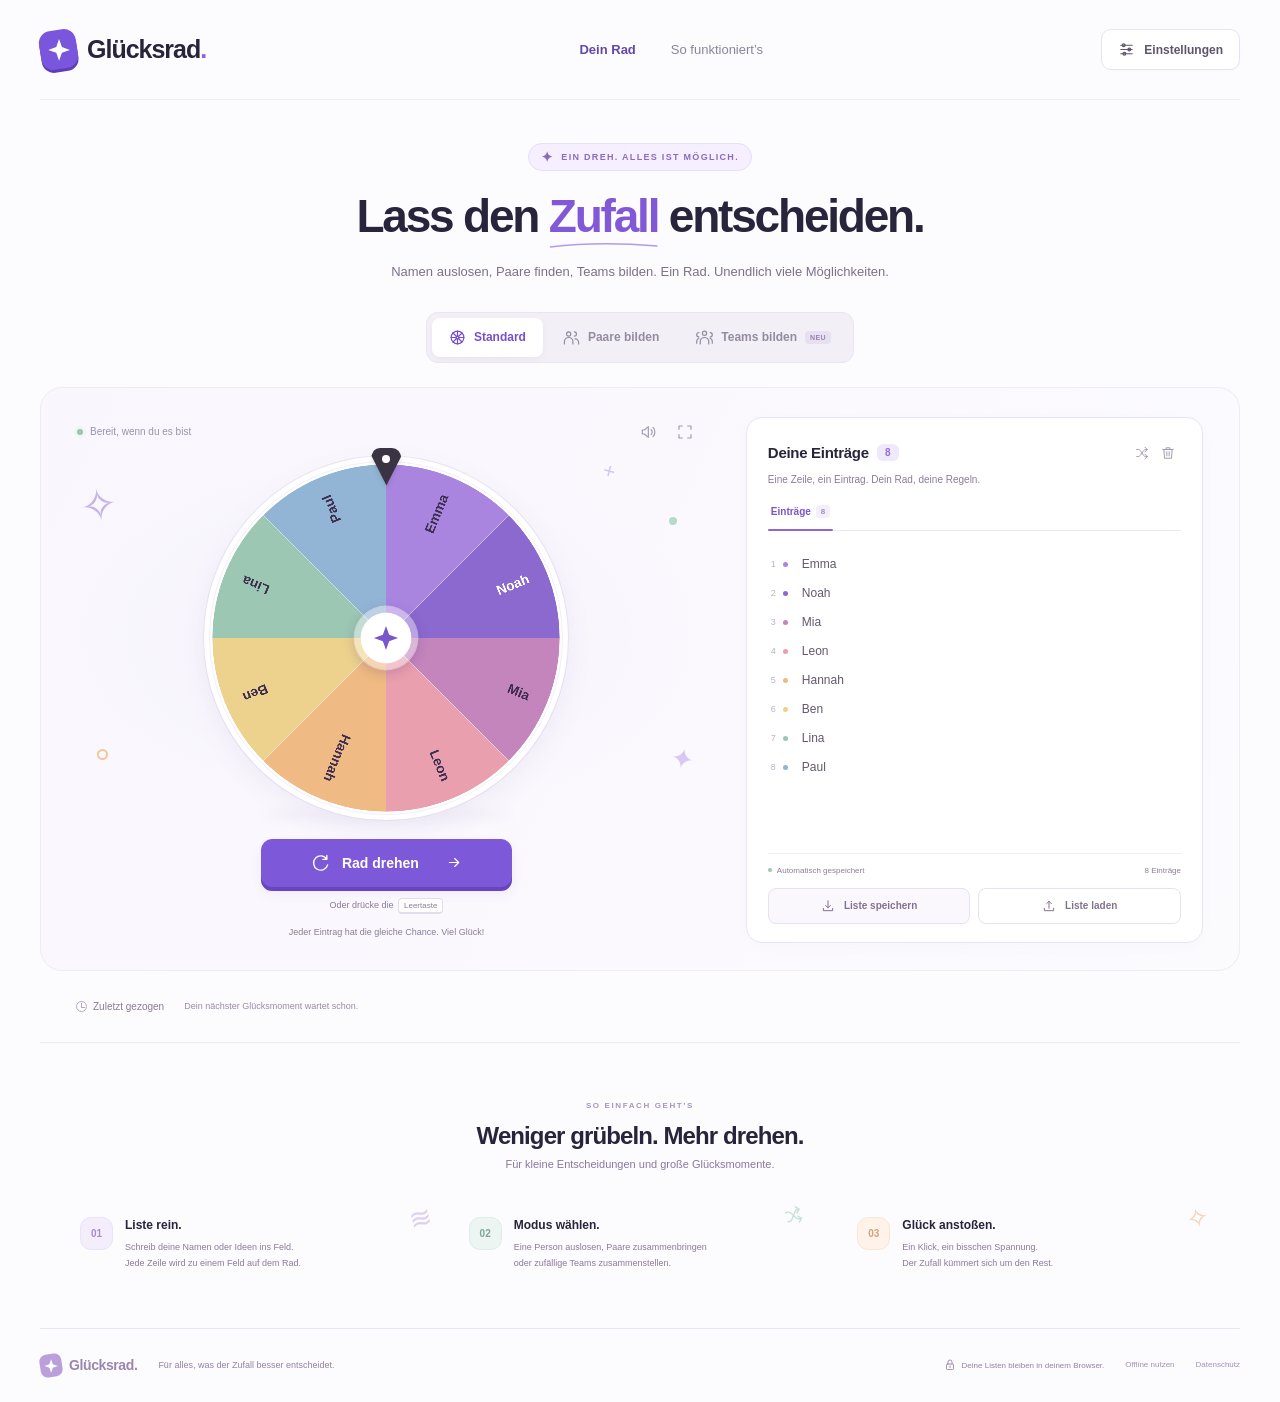
<file: index.html>
<!doctype html>
<html lang="de">
<head>
  <meta charset="utf-8">
  <meta name="viewport" content="width=device-width, initial-scale=1">
  <meta name="theme-color" content="#7655d9">
  <meta name="description" content="Dein buntes Glücksrad: Namen auslosen, zufällige Paare finden und faire Teams bilden. Kostenlos und direkt im Browser.">
  <title>Glücksrad — Lass den Zufall entscheiden.</title>
  <link rel="icon" type="image/svg+xml" href="./favicon.svg">
  <link rel="stylesheet" href="./style.css">
</head>
<body>
  <svg class="icon-library" xmlns="http://www.w3.org/2000/svg" aria-hidden="true"><defs>
    <symbol id="i-spark" viewBox="0 0 24 24"><path d="m12 2 2.6 7.4L22 12l-7.4 2.6L12 22l-2.6-7.4L2 12l7.4-2.6L12 2Z"/></symbol>
    <symbol id="i-wheel" viewBox="0 0 24 24"><circle cx="12" cy="12" r="9"/><circle cx="12" cy="12" r="2"/><path d="M12 3v7m0 4v7M3 12h7m4 0h7M5.6 5.6l5 5m2.8 2.8 5 5m0-12.8-5 5m-2.8 2.8-5 5"/></symbol>
    <symbol id="i-pair" viewBox="0 0 24 24"><circle cx="8" cy="7" r="3"/><path d="M2 21v-3a6 6 0 0 1 12 0v3m2-17a3 3 0 0 1 0 6m1 4a5 5 0 0 1 5 5v2"/></symbol>
    <symbol id="i-teams" viewBox="0 0 24 24"><circle cx="12" cy="6" r="3"/><path d="M6 21v-3a6 6 0 0 1 12 0v3M4 5a3 3 0 0 0 0 6m-3 9v-3a5 5 0 0 1 3-4M20 5a3 3 0 0 1 0 6m3 9v-3a5 5 0 0 0-3-4"/></symbol>
    <symbol id="i-settings" viewBox="0 0 24 24"><path d="M4 6h16M4 12h16M4 18h16"/><circle cx="8" cy="6" r="2"/><circle cx="16" cy="12" r="2"/><circle cx="9" cy="18" r="2"/></symbol>
    <symbol id="i-shuffle" viewBox="0 0 24 24"><path d="M3 6h3c5 0 7 12 12 12h3m-4-4 4 4-4 4M3 18h3c2 0 4-3 6-6s4-6 6-6h3m-4-4 4 4-4 4"/></symbol>
    <symbol id="i-download" viewBox="0 0 24 24"><path d="M12 3v12m-4-4 4 4 4-4M4 16v4h16v-4"/></symbol>
    <symbol id="i-upload" viewBox="0 0 24 24"><path d="M12 16V4m-4 4 4-4 4 4M4 16v4h16v-4"/></symbol>
    <symbol id="i-trash" viewBox="0 0 24 24"><path d="M3 6h18M9 6V3h6v3M5 6l1 15h12l1-15M10 10v7m4-7v7"/></symbol>
    <symbol id="i-rotate" viewBox="0 0 24 24"><path d="M20 8a9 9 0 1 0 1 7M20 3v5h-5"/></symbol>
    <symbol id="i-sound" viewBox="0 0 24 24"><path d="m11 4-6 5H2v6h3l6 5V4Zm4 4a6 6 0 0 1 0 8m3-11a10 10 0 0 1 0 14"/></symbol>
    <symbol id="i-muted" viewBox="0 0 24 24"><path d="m11 4-6 5H2v6h3l6 5V4Zm5 5 6 6m0-6-6 6"/></symbol>
    <symbol id="i-expand" viewBox="0 0 24 24"><path d="M8 3H3v5m13-5h5v5M3 16v5h5m13-5v5h-5"/></symbol>
    <symbol id="i-close" viewBox="0 0 24 24"><path d="m6 6 12 12M18 6 6 18"/></symbol>
    <symbol id="i-check" viewBox="0 0 24 24"><path d="m5 12 4 4L19 6"/></symbol>
    <symbol id="i-copy" viewBox="0 0 24 24"><rect x="8" y="8" width="12" height="13" rx="2"/><path d="M16 8V3H3v13h5"/></symbol>
    <symbol id="i-arrow" viewBox="0 0 24 24"><path d="M5 12h14m-6-6 6 6-6 6"/></symbol>
    <symbol id="i-lock" viewBox="0 0 24 24"><rect x="5" y="10" width="14" height="11" rx="2"/><path d="M8 10V6a4 4 0 0 1 8 0v4m-4 4v3"/></symbol>
    <symbol id="i-heart" viewBox="0 0 24 24"><path d="M20.5 4.5a5 5 0 0 0-7 0L12 6l-1.5-1.5a5 5 0 0 0-7 7L12 20l8.5-8.5a5 5 0 0 0 0-7Z"/></symbol>
  </defs></svg>

  <header class="site-header wrap">
    <a class="brand" href="./" aria-label="Glücksrad Startseite"><span class="brand-icon"><svg><use href="#i-spark"/></svg></span><span>Glücksrad<span class="brand-dot">.</span></span></a>
    <nav aria-label="Hauptnavigation"><a class="nav-link active" href="#dein-rad">Dein Rad</a><a class="nav-link" href="#so-gehts">So funktioniert’s</a></nav>
    <button class="button header-settings" id="open-settings"><svg class="icon"><use href="#i-settings"/></svg><span>Einstellungen</span></button>
  </header>

  <main>
    <section class="hero wrap" id="dein-rad">
      <div class="eyebrow"><span class="little-spark">✦</span> EIN DREH. ALLES IST MÖGLICH.</div>
      <h1>Lass den <span class="accent-word">Zufall<svg viewBox="0 0 220 12" aria-hidden="true"><path d="M3 8Q100-4 217 6"/></svg></span> entscheiden.</h1>
      <p>Namen auslosen, Paare finden, Teams bilden. Ein Rad. Unendlich viele Möglichkeiten.</p>
      <div class="mode-switch" role="tablist" aria-label="Spielmodus">
        <button class="mode active" id="mode-standard" data-mode="standard" role="tab" aria-selected="true"><svg class="icon"><use href="#i-wheel"/></svg>Standard</button>
        <button class="mode" id="mode-pairs" data-mode="pairs" role="tab" aria-selected="false" tabindex="-1"><svg class="icon"><use href="#i-pair"/></svg>Paare bilden</button>
        <button class="mode" id="mode-teams" data-mode="teams" role="tab" aria-selected="false" tabindex="-1"><svg class="icon"><use href="#i-teams"/></svg>Teams bilden<span class="new-tag">NEU</span></button>
      </div>
    </section>

    <section class="playground wrap" aria-label="Glücksrad und Einträge">
      <div class="wheel-column" id="wheel-area">
        <div class="wheel-topline"><span class="ready-badge" id="ready-badge"><span></span> Bereit, wenn du es bist</span><div class="wheel-tools"><button class="icon-button" id="toggle-sound" aria-label="Ton ausschalten" aria-pressed="true" title="Ton ausschalten"><svg class="icon"><use href="#i-sound"/></svg></button><button class="icon-button" id="fullscreen" aria-label="Fokusansicht öffnen" aria-pressed="false" title="Fokusansicht"><svg class="icon"><use href="#i-expand"/></svg></button></div></div>
        <div class="wheel-scene">
          <span class="deco deco-star one" aria-hidden="true">✧</span><span class="deco deco-star two" aria-hidden="true">✦</span><span class="deco deco-dot three" aria-hidden="true"></span><span class="deco deco-ring four" aria-hidden="true"></span><span class="deco deco-plus five" aria-hidden="true">+</span>
          <div class="wheel-shadow"></div>
          <div class="wheel-frame">
            <div class="pointer" aria-hidden="true"><span></span></div>
            <canvas id="wheel" width="1100" height="1100" role="img" aria-label="Glücksrad mit acht gleich großen Feldern"></canvas>
            <button class="wheel-hub" id="hub-spin" aria-label="Glücksrad drehen"><svg><use href="#i-spark"/></svg></button>
          </div>
        </div>
        <div class="spin-actions"><button class="button primary spin-button" id="spin"><svg class="icon"><use href="#i-rotate"/></svg><span id="spin-label">Rad drehen</span><svg class="icon spin-arrow"><use href="#i-arrow"/></svg></button><p id="spin-help">Oder drücke die <kbd>Leertaste</kbd></p></div>
        <div class="wheel-caption" id="wheel-caption" aria-live="polite">Jeder Eintrag hat die gleiche Chance. Viel Glück!</div>
      </div>

      <aside class="entry-card" aria-label="Liste bearbeiten">
        <div class="card-heading"><h2>Deine Einträge <span class="count-badge" id="entry-count">8</span></h2><div class="entry-tools"><button class="icon-button" id="shuffle" title="Liste mischen" aria-label="Liste mischen"><svg class="icon"><use href="#i-shuffle"/></svg></button><button class="icon-button" id="clear" title="Liste leeren" aria-label="Liste leeren"><svg class="icon"><use href="#i-trash"/></svg></button></div></div>
        <p class="card-description" id="editor-description">Eine Zeile, ein Eintrag. Dein Rad, deine Regeln.</p>
        <div class="editor-tabs" role="tablist" aria-label="Listenansicht"><button class="editor-tab active" role="tab" id="tab-entries" aria-controls="entries-panel" aria-selected="true">Einträge<span id="tab-count">8</span></button><button class="editor-tab" role="tab" id="tab-results" aria-controls="results-panel" aria-selected="false" tabindex="-1" hidden>Ergebnisse<span id="results-count">0</span></button></div>
        <div class="editor-panel" id="entries-panel" role="tabpanel" aria-labelledby="tab-entries"><div class="line-numbers" id="line-numbers" aria-hidden="true"></div><label class="sr-only" for="entries">Einträge, ein Eintrag pro Zeile</label><textarea id="entries" spellcheck="false" placeholder="Emma&#10;Noah&#10;Mia&#10;…" aria-describedby="editor-description"></textarea></div>
        <div class="result-panel" id="results-panel" role="tabpanel" aria-labelledby="tab-results" hidden><div class="empty-results"><svg class="icon"><use href="#i-pair"/></svg><strong>Der Zufall ist am Zug.</strong><p>Trage Namen ein und starte die Auslosung.<br>Hier findest du danach dein Ergebnis.</p></div></div>
        <div class="team-control" id="team-control" hidden><label for="team-number">Anzahl der Teams</label><div><button id="teams-minus" class="icon-button" aria-label="Weniger Teams">−</button><input id="team-number" type="number" min="2" max="50" value="2" aria-label="Anzahl der Teams"><button id="teams-plus" class="icon-button" aria-label="Mehr Teams">+</button></div></div>
        <div class="editor-status"><span id="save-status"><span class="status-dot"></span>Automatisch gespeichert</span><span id="line-count">8 Einträge</span></div>
        <div class="file-actions"><button class="button subtle" id="save-list"><svg class="icon"><use href="#i-download"/></svg><span>Liste speichern</span></button><button class="button subtle" id="load-list"><svg class="icon"><use href="#i-upload"/></svg>Liste laden</button></div>
        <input type="file" id="file-input" accept=".txt,text/plain" hidden>
      </aside>
    </section>

    <section class="recent wrap" aria-label="Letzte Ergebnisse"><div class="recent-label"><span class="history-dot"></span> Zuletzt gezogen</div><div class="history-items" id="history"><span class="history-placeholder">Dein nächster Glücksmoment wartet schon.</span></div><button class="text-button" id="clear-history" hidden>Verlauf leeren</button></section>
    <section class="how-section wrap" id="so-gehts"><div class="section-heading"><span class="eyebrow">SO EINFACH GEHT’S</span><h2>Weniger grübeln. Mehr drehen.</h2><p>Für kleine Entscheidungen und große Glücksmomente.</p></div><div class="steps"><article class="step"><span class="step-number">01</span><div><h3>Liste rein.</h3><p>Schreib deine Namen oder Ideen ins Feld.<br>Jede Zeile wird zu einem Feld auf dem Rad.</p></div><span class="step-doodle" aria-hidden="true">≋</span></article><article class="step"><span class="step-number">02</span><div><h3>Modus wählen.</h3><p>Eine Person auslosen, Paare zusammenbringen<br>oder zufällige Teams zusammenstellen.</p></div><svg class="icon step-doodle" aria-hidden="true"><use href="#i-shuffle"/></svg></article><article class="step"><span class="step-number">03</span><div><h3>Glück anstoßen.</h3><p>Ein Klick, ein bisschen Spannung.<br>Der Zufall kümmert sich um den Rest.</p></div><span class="step-doodle" aria-hidden="true">✧</span></article></div></section>
  </main>
  <footer class="site-footer wrap"><a class="brand footer-brand" href="./"><span class="brand-icon"><svg><use href="#i-spark"/></svg></span><span>Glücksrad.</span></a><span>Für alles, was der Zufall besser entscheidet.</span><div><svg class="icon"><use href="#i-lock"/></svg>Deine Listen bleiben in deinem Browser.</div><a class="text-button offline-link" href="./gluecksrad-offline.html" download>Offline nutzen</a><button class="text-button" id="open-privacy">Datenschutz</button></footer>

  <dialog id="settings-dialog" class="settings-dialog"><form method="dialog"><div class="dialog-heading"><div><span class="eyebrow">GANZ DEIN DREH</span><h2>Einstellungen</h2></div><button class="icon-button" aria-label="Einstellungen schließen"><svg class="icon"><use href="#i-close"/></svg></button></div></form><p class="dialog-intro">Mach das Rad zu deinem Rad.</p><div class="setting"><label for="duration">Drehdauer <output id="duration-value">6 Sekunden</output></label><input id="duration" type="range" min="3" max="15" value="6"><div class="range-labels"><span>Kurz & knackig</span><span>Mehr Spannung</span></div></div><div class="setting"><label for="speed">Geschwindigkeit <output id="speed-value">Normal</output></label><input id="speed" type="range" min="1" max="5" value="3"><div class="range-labels"><span>Gemütlich</span><span>Rasant</span></div></div><div class="setting setting-row"><div><label for="sound">Soundeffekte</label><p>Ein leises Ticken und ein großer Moment.</p></div><input class="switch" type="checkbox" id="sound" checked></div><div class="setting setting-row"><div><label for="confetti">Konfetti</label><p>Ein bisschen Feiern gehört dazu.</p></div><input class="switch" type="checkbox" id="confetti" checked></div><div class="setting setting-row"><div><label for="remove-winner">Gewinner entfernen</label><p>Gezogene Einträge automatisch herausnehmen.</p></div><input class="switch" type="checkbox" id="remove-winner"></div><fieldset class="setting palettes"><legend>Die Farben des Zufalls</legend><label><input type="radio" name="palette" value="konfetti" checked><span class="swatches"><i></i><i></i><i></i><i></i></span><span>Konfetti</span></label><label><input type="radio" name="palette" value="pastell"><span class="swatches pastell"><i></i><i></i><i></i><i></i></span><span>Pastell</span></label><label><input type="radio" name="palette" value="ozean"><span class="swatches ozean"><i></i><i></i><i></i><i></i></span><span>Ozean</span></label></fieldset><button class="text-button reset-settings" id="reset-settings">Einstellungen zurücksetzen</button><button class="button primary dialog-done" id="settings-done">Alles klar <svg class="icon"><use href="#i-check"/></svg></button></dialog>

  <dialog id="winner-dialog" class="winner-dialog"><button class="icon-button winner-close" id="close-winner" aria-label="Ergebnis schließen"><svg class="icon"><use href="#i-close"/></svg></button><div class="winner-spark" aria-hidden="true">✦</div><span class="eyebrow">DER ZUFALL HAT ENTSCHIEDEN</span><h2 id="winner-name"></h2><p>Das Rad hat dich ausgewählt. Glückwunsch!</p><div class="winner-buttons"><button class="button primary" id="spin-again"><svg class="icon"><use href="#i-rotate"/></svg>Nochmal drehen</button><button class="button subtle" id="remove-entry"><svg class="icon"><use href="#i-trash"/></svg>Eintrag entfernen</button></div></dialog>
  <dialog id="confirm-dialog" class="small-dialog"><h2>Liste wirklich leeren?</h2><p>Deine aktuellen Einträge werden entfernt. Speichere sie vorher, wenn du sie später wieder brauchst.</p><div class="confirm-buttons"><button class="button subtle" id="cancel-clear">Abbrechen</button><button class="button primary" id="confirm-clear">Liste leeren</button></div></dialog>
  <dialog id="privacy-dialog" class="small-dialog"><div class="dialog-heading"><h2>Deine Daten bleiben bei dir.</h2><button class="icon-button" id="close-privacy" aria-label="Datenschutz schließen"><svg class="icon"><use href="#i-close"/></svg></button></div><p>Deine Listen, der Verlauf und deine Einstellungen werden nur lokal in diesem Browser gespeichert. Du kannst sie über die entsprechenden Schaltflächen löschen.</p><p>Textdateien werden direkt im Browser gelesen und erstellt. Die App sendet deine Einträge nicht an einen Server und verwendet keine Analyse- oder Werbedienste.</p><p>Beim Öffnen der Seite erhält der Hosting-Anbieter technisch notwendige Verbindungsdaten, zum Beispiel deine IP-Adresse. Externe Schriftarten oder andere externe Inhalte lädt die App nicht.</p></dialog>
  <div id="toast" class="toast" role="status" aria-live="polite"></div><canvas id="confetti-canvas" aria-hidden="true"></canvas>
  <script src="./core.js"></script><script src="./app.js"></script>
</body>
</html>
</file>
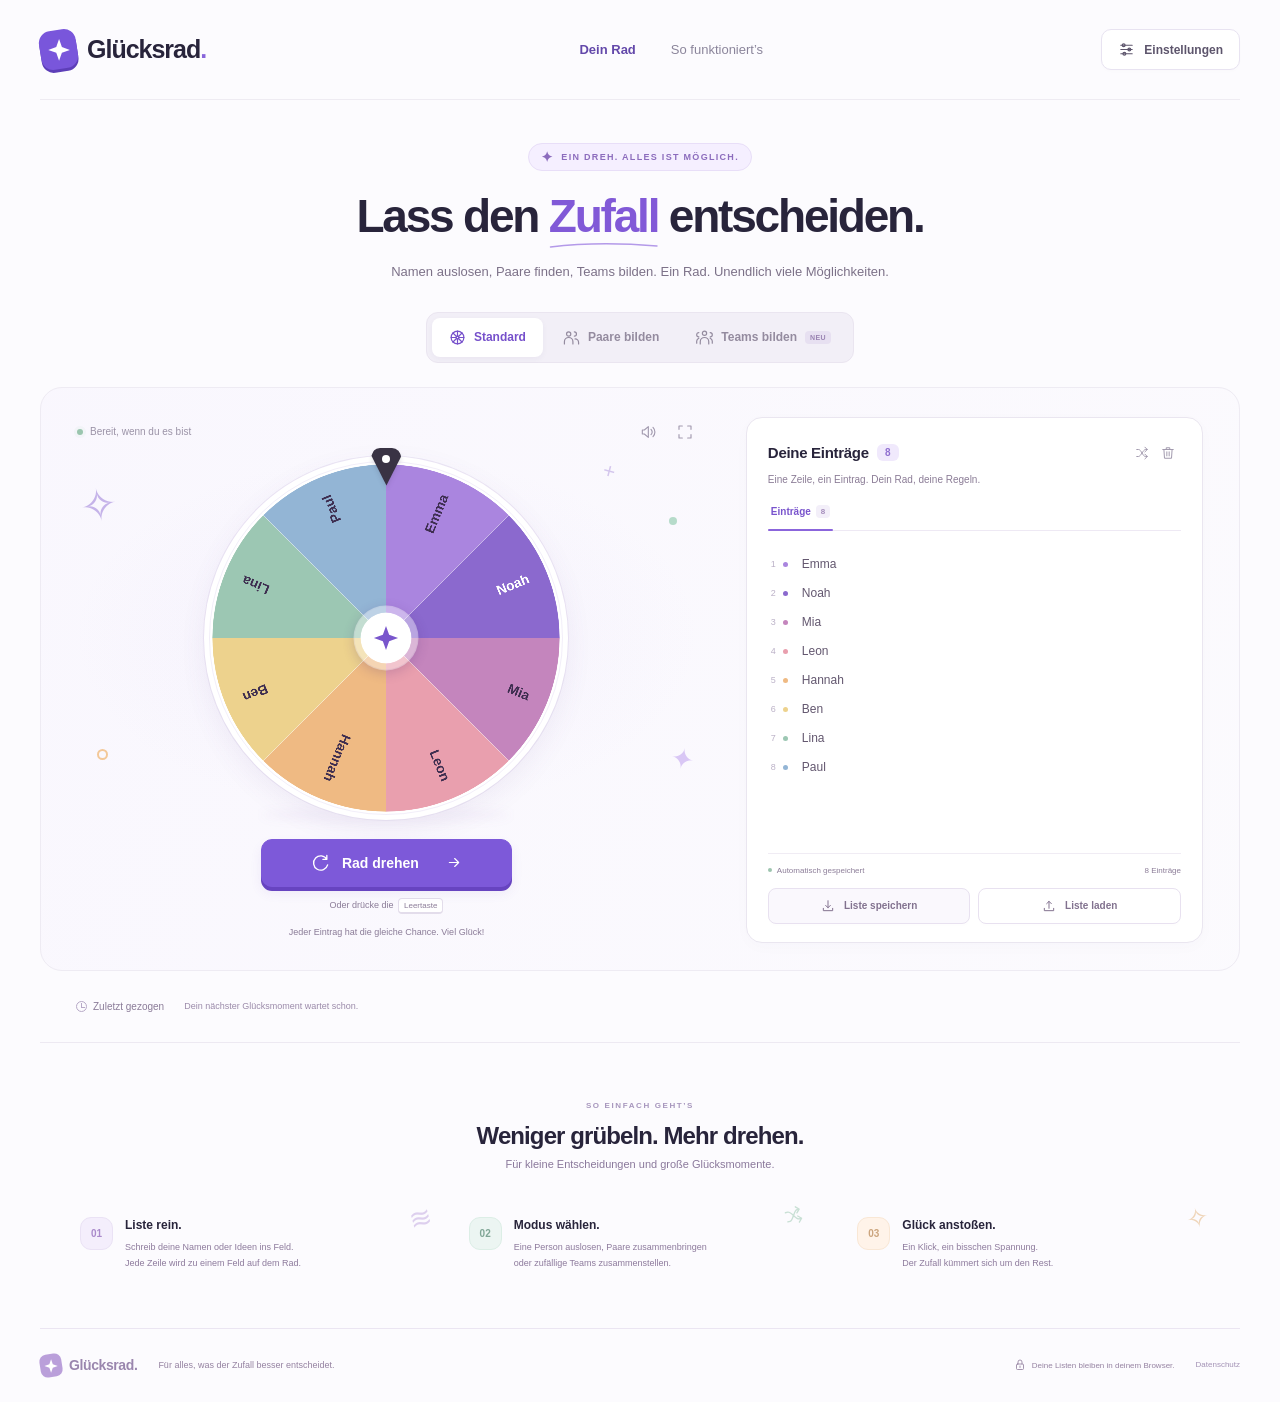
<file: gluecksrad-offline.html>
<!doctype html>
<html lang="de">
<head>
  <meta charset="utf-8">
  <meta name="viewport" content="width=device-width, initial-scale=1">
  <meta name="theme-color" content="#7655d9">
  <meta name="description" content="Dein buntes Glücksrad: Namen auslosen, zufällige Paare finden und faire Teams bilden. Kostenlos und direkt im Browser.">
  <title>Glücksrad — Lass den Zufall entscheiden.</title>
  <link rel="icon" type="image/svg+xml" href="data:image/svg+xml,%3Csvg%20xmlns%3D%22http%3A//www.w3.org/2000/svg%22%20viewBox%3D%220%200%2064%2064%22%3E%3Crect%20width%3D%2264%22%20height%3D%2264%22%20rx%3D%2219%22%20fill%3D%22%237655d9%22/%3E%3Cpath%20d%3D%22m32%2010%206%2016%2016%206-16%206-6%2016-6-16-16-6%2016-6Z%22%20fill%3D%22%23fff%22/%3E%3C/svg%3E%0A">
  <style>@font-face{font-family:Inter;src:local('Inter'),local('Inter Regular');font-display:swap}*{box-sizing:border-box}html{scroll-behavior:smooth;scroll-padding-top:25px}body{margin:0;background:#fcfbfe;color:#28243b;font-family:Inter,'Avenir Next',Avenir,'Segoe UI',sans-serif;font-size:14px;-webkit-font-smoothing:antialiased}button,input,textarea{font:inherit}button,a,input,textarea{-webkit-tap-highlight-color:transparent}button{cursor:pointer}button:disabled{cursor:default;opacity:.48}a{color:inherit;text-decoration:none}button{color:inherit}button,textarea,input{outline:none}button:focus-visible,a:focus-visible{outline:3px solid #ac93fa;outline-offset:4px}textarea:focus-visible{box-shadow:inset 0 0 0 2px #b8a1f1}input:focus-visible{outline:3px solid #ac93fa;outline-offset:4px}[hidden]{display:none!important}.wrap{width:min(1220px,calc(100% - 80px));margin-inline:auto}.icon-library{position:absolute;width:0;height:0;overflow:hidden}.icon{width:19px;height:19px;fill:none;stroke:currentColor;stroke-width:1.7;stroke-linecap:round;stroke-linejoin:round;flex-shrink:0}.site-header{display:flex;align-items:center;justify-content:space-between;height:100px;border-bottom:1px solid #eeebf2}.brand{display:flex;align-items:center;gap:10px;font-size:25px;font-weight:800;letter-spacing:-1px}.brand-icon{display:grid;place-items:center;width:37px;height:39px;background:#7956db;border-radius:12px;transform:rotate(-9deg);box-shadow:0 3px 0 #5d3eb8}.brand-icon svg{width:26px;height:26px;fill:#fff;transform:rotate(9deg)}.brand-dot{color:#8865db}.site-header nav{display:flex;gap:35px;margin-left:35px}.nav-link{font-size:13px;color:#8b859b;position:relative;padding:15px 0}.nav-link:hover,.nav-link.active{color:#6348aa}.nav-link.active{font-weight:650}.button{display:inline-flex;align-items:center;justify-content:center;gap:9px;border:1px solid #e8e3f1;border-radius:10px;padding:12px 16px;background:#fff;font-weight:600;font-size:12px;transition:background .18s,transform .18s,box-shadow .18s}.button:hover:not(:disabled){background:#f4f0fc;transform:translateY(-1px)}.header-settings{font-size:12px;padding:11px 16px;color:#5d556c;box-shadow:0 2px 3px #28243b03}.header-settings .icon{width:17px;height:17px}.hero{text-align:center;padding-top:43px}.eyebrow{color:#8b79b0;font-size:10px;letter-spacing:1.75px;font-weight:750}.hero .eyebrow{display:inline-flex;gap:7px;align-items:center;border:1px solid #e8def8;background:#f5efff;border-radius:30px;padding:7px 12px;color:#8c6cbd;font-size:9px;letter-spacing:1.3px}.little-spark{font-size:14px;line-height:12px}.hero h1{font-size:46px;font-weight:760;letter-spacing:-2.2px;line-height:1.22;margin:17px 0 16px}.accent-word{color:#8159d7;display:inline-block;position:relative}.accent-word svg{position:absolute;width:100%;height:10px;bottom:-7px;left:0;fill:none;stroke:#b49ae9;stroke-width:3;stroke-linecap:round}.hero>p{font-size:13px;color:#7c7188;margin:0;line-height:1.8}.mode-switch{display:inline-flex;border:1px solid #eae5f0;border-radius:12px;padding:5px;background:#f2eff7;margin:28px auto 0;gap:3px}.mode{display:flex;align-items:center;justify-content:center;gap:8px;background:transparent;border:0;border-radius:8px;padding:11px 17px;color:#948b9f;font-size:12px;font-weight:600;transition:background .2s,color .2s,box-shadow .2s}.mode .icon{width:17px;height:17px}.mode.active{background:white;color:#7650cb;box-shadow:0 2px 6px #39215d0b}.mode:hover{color:#7650cb}.new-tag{font-size:7px;background:#e7e0f1;color:#9a83b2;padding:3px 5px;border-radius:4px;letter-spacing:.4px}.mode.active .new-tag{background:#f0e9fc;color:#8b60cf}.playground{display:grid;grid-template-columns:minmax(0,1.38fr) minmax(0,1fr);gap:44px;padding:29px 36px 27px 30px;position:relative;margin-top:24px;background:linear-gradient(115deg,#f5f1fd66,#f8f6fc22);border:1px solid #eeebf3;border-radius:22px;min-height:554px}.wheel-column{min-width:0;position:relative;display:flex;flex-direction:column;align-items:center}.wheel-topline{display:flex;width:100%;align-items:center;justify-content:space-between;padding:0 2px 0 6px;position:relative;z-index:2}.ready-badge{font-size:10px;display:flex;align-items:center;gap:7px;color:#9b93a7}.ready-badge>span{width:6px;height:6px;background:#9ac5ae;border-radius:50%;box-shadow:0 0 0 3px #9ac5ae14}.ready-badge.spinning>span{background:#a286e4;animation:blink 1s infinite}.wheel-tools{display:flex;gap:6px}.icon-button{border:0;background:transparent;display:inline-flex;align-items:center;justify-content:center;min-width:30px;height:30px;padding:6px;border-radius:7px;color:#a199ae;transition:background .2s,color .2s}.icon-button:hover:not(:disabled){background:#eee8fa;color:#7752cf}.icon-button .icon{width:16px;height:16px}.wheel-scene{width:100%;display:grid;place-items:center;position:relative;flex:1;min-height:377px;padding-top:5px}.wheel-scene:before{content:'';position:absolute;inset:0 -10px;border-radius:50%;background:radial-gradient(ellipse,#c8b8f31c 0,transparent 68%)}.wheel-frame{width:min(100%,364px);aspect-ratio:1;position:relative;border:8px solid #fff;border-radius:50%;box-shadow:0 9px 27px #68529713,0 0 0 1px #ece6f5;isolation:isolate;background:#fff}.wheel-frame:after{content:'';position:absolute;inset:-3px;border:1px solid #ded4ef66;border-radius:50%;pointer-events:none}.wheel-frame canvas{width:100%;height:100%;border-radius:50%;display:block}.wheel-hub{position:absolute;left:50%;top:50%;transform:translate(-50%,-50%);width:65px;height:65px;border-radius:50%;border:7px solid #ffffff66;background:#fff;background-clip:padding-box;box-shadow:0 3px 12px #492a7233;display:grid;place-items:center;padding:11px;transition:box-shadow .2s}.wheel-hub:hover:not(:disabled){box-shadow:0 0 0 5px #ffffff55,0 3px 12px #492a7233}.wheel-hub svg{width:100%;height:100%;fill:#7956cc}.pointer{position:absolute;left:50%;top:-16px;transform:translateX(-50%);width:30px;height:38px;z-index:3;filter:drop-shadow(0 3px 2px #28243b22)}.pointer:before{content:'';position:absolute;inset:0;background:#393344;clip-path:polygon(12% 0,88% 0,100% 22%,50% 100%,0 22%);border-radius:9px}.pointer span{position:absolute;left:11px;top:7px;width:8px;height:8px;background:#fff;border-radius:50%}.wheel-shadow{position:absolute;bottom:0;width:250px;height:18px;background:#7552a80a;border-radius:50%;filter:blur(5px)}.deco{position:absolute;pointer-events:none}.deco-star.one{font-size:45px;color:#c5b3e9;top:32px;left:9px;transform:rotate(-10deg)}.deco-star.two{font-size:28px;color:#d9c7f5;bottom:48px;right:8px;transform:rotate(12deg)}.deco-dot.three{width:8px;height:8px;background:#b6dbca;top:70px;right:25px;border-radius:50%}.deco-ring.four{width:11px;height:11px;border:2px solid #f3c898;bottom:64px;left:26px;border-radius:50%}.deco-plus.five{font-size:21px;color:#d4c6ed;top:12px;right:87px;transform:rotate(15deg)}.spin-actions{text-align:center;width:100%;padding-top:15px}.primary{color:#fff;background:#7d59d9;border-color:#7d59d9;box-shadow:0 4px 0 #6744c0,0 6px 12px #6c44b516}.primary:hover:not(:disabled){background:#714dcf;box-shadow:0 4px 0 #5c39b3,0 7px 17px #6c44b52b}.primary:active:not(:disabled){transform:translateY(2px);box-shadow:0 2px 0 #6744c0}.spin-button{font-size:14px;min-width:251px;min-height:48px;border-radius:11px;gap:12px;position:relative;padding:12px 28px}.spin-arrow{margin-left:15px;width:16px}.spin-actions p{font-size:9px;margin:13px 0 0;color:#8a7b97}kbd{border:1px solid #e3ddeb;border-bottom-width:2px;border-radius:4px;padding:2px 5px;background:#fff;font-family:inherit;font-size:8px;margin-left:2px}.wheel-caption{font-size:9px;color:#8a7b97;display:flex;align-items:center;justify-content:center;text-align:center;min-height:22px;margin-top:6px}.entry-card{border:1px solid #eae6f0;border-radius:16px;background:#fff;box-shadow:0 4px 16px #49396b05;display:flex;flex-direction:column;min-width:0;padding:20px 21px 18px;align-self:stretch}.card-heading{display:flex;align-items:center;justify-content:space-between}.card-heading h2{display:flex;align-items:center;gap:8px;font-size:15px;font-weight:700;letter-spacing:-.3px;margin:0}.count-badge{color:#8f6ed0;background:#f0e9fc;font-size:10px;padding:3px 7px;border-radius:6px;letter-spacing:0;font-weight:650;min-width:22px;text-align:center}.entry-tools{display:flex;gap:0}.entry-tools .icon-button{width:26px;min-width:26px}.entry-tools .icon{width:14px;height:14px}.card-description{font-size:10px;color:#8b7c96;margin:6px 0 20px}.editor-tabs{display:flex;gap:19px;border-bottom:1px solid #eee9f4;margin:0 0 1px}.editor-tab{background:transparent;border:0;padding:0 3px 12px;color:#a79baf;position:relative;font-size:10px;font-weight:600;display:flex;gap:5px;align-items:center}.editor-tab.active{color:#7954cd}.editor-tab.active:after{content:'';height:2px;position:absolute;bottom:-1px;left:0;right:0;background:#8b65dc;border-radius:4px}.editor-tab span{font-size:8px;padding:2px 5px;background:#f3eff9;color:#a38bba;border-radius:4px}.editor-panel{display:flex;position:relative;flex:1;min-height:258px;margin-top:9px;overflow:hidden}.line-numbers{width:27px;flex-shrink:0;overflow:hidden;position:relative;padding-top:9px;user-select:none}.line-marker{display:flex;align-items:center;gap:7px;height:29px;font-size:9px;color:#bbb1c7}.line-marker i{width:5px;height:5px;border-radius:50%;flex-shrink:0}.line-marker span{min-width:8px;text-align:right}#entries{border:0;resize:none;display:block;flex:1;width:100%;padding:9px 4px 9px 7px;color:#63576f;font-size:12px;line-height:29px;background:transparent;min-height:258px;white-space:pre;overflow-wrap:normal;overflow:auto;scrollbar-width:thin;scrollbar-color:#e1d6f2 transparent;border-radius:5px}#entries::placeholder{color:#c5bbc9}.editor-status{display:flex;align-items:center;justify-content:space-between;border-top:1px solid #f0ecf4;padding:12px 0 13px;color:#8c7d98;font-size:8px;gap:4px}.editor-status>span:first-child{display:flex;align-items:center;gap:5px}.status-dot{width:4px;height:4px;border-radius:50%;background:#9dc5af;display:inline-block}.file-actions{display:flex;gap:8px}.file-actions .button{flex:1;font-size:10px;padding:10px 7px;border-radius:8px;white-space:nowrap}.file-actions .icon{width:14px;height:14px}.subtle{background:#fff;color:#82728f;border-color:#e8e1f0;box-shadow:0 2px 2px #41295f02}.file-actions .subtle:first-child{background:#faf8fd}.recent{display:flex;align-items:center;gap:20px;min-height:72px;padding:15px 36px;border-bottom:1px solid #ede9f2;font-size:10px}.recent-label{display:flex;align-items:center;gap:6px;color:#8a7b98;white-space:nowrap}.history-dot{width:11px;height:11px;border:1px solid #b7a9c7;border-radius:50%;position:relative}.history-dot:after{content:'';position:absolute;width:3px;height:4px;border-left:1px solid #b7a9c7;border-bottom:1px solid #b7a9c7;left:4px;top:1px}.history-items{display:flex;flex-wrap:wrap;gap:7px;align-items:center;flex:1;min-width:0}.history-placeholder{color:#9b8aa9;font-size:9px}.history-chip{font-size:10px;padding:6px 11px;border:1px solid #e9e1f4;background:#f5f0fd;border-radius:7px;color:#9274b4;max-width:180px;overflow:hidden;text-overflow:ellipsis;white-space:nowrap;animation:appear .3s ease-out}.history-chip:first-child{background:#ece2ff;color:#8051c4}.text-button{background:none;border:0;padding:5px 0;color:#a392b5;font-size:10px;line-height:1.5}.text-button:hover{color:#7751ca}.how-section{padding:52px 0 39px}.section-heading{text-align:center}.section-heading .eyebrow{font-size:8px;letter-spacing:1.6px;color:#a796bd}.section-heading h2{font-size:24px;letter-spacing:-.9px;margin:11px 0 8px;font-weight:700}.section-heading p{font-size:11px;color:#8a789b;margin:0}.steps{display:grid;grid-template-columns:repeat(3,1fr);gap:22px;margin:29px 28px 0}.step{display:flex;align-items:flex-start;gap:12px;position:relative;padding:18px 12px}.step-number{border:1px solid #eae2f5;background:#f4eefc;border-radius:11px;display:grid;place-items:center;width:33px;height:33px;color:#aa8acb;font-size:10px;font-weight:600;flex-shrink:0}.step:nth-child(2) .step-number{background:#ecf5f2;color:#80a696;border-color:#dceee6}.step:nth-child(3) .step-number{background:#fff3e9;color:#cca57e;border-color:#f9e7d5}.step h3{font-size:12px;margin:1px 0 7px;font-weight:650}.step p{font-size:9px;line-height:1.8;color:#8d7a9c;margin:0}.step-doodle{position:absolute;right:3px;top:3px;font-size:27px;color:#ddcfee;transform:rotate(-15deg)}svg.step-doodle{width:23px;top:7px;color:#c9e0d5;right:18px}.step:nth-child(3) .step-doodle{color:#efd5b9}.site-footer{border-top:1px solid #ebe5f2;display:flex;align-items:center;gap:21px;color:#9582a1;padding-block:25px;font-size:9px}.footer-brand{font-size:14px;letter-spacing:-.4px;color:#9a86ae;gap:7px}.footer-brand .brand-icon{width:22px;height:23px;border-radius:7px;box-shadow:none;background:#ba9fda}.footer-brand svg{width:16px;height:16px}.site-footer>div{display:flex;align-items:center;gap:6px;margin-left:auto;font-size:8px}.site-footer>div .icon{width:12px;height:12px}.site-footer .text-button{font-size:8px}dialog{border:1px solid #e9dff3;background:#fff;box-shadow:0 20px 100px #32234a33;border-radius:22px;color:#342940;padding:28px;max-width:calc(100% - 32px)}dialog[open]{animation:dialog-in .22s ease-out}dialog::backdrop{background:#2f224a50;backdrop-filter:blur(5px)}.dialog-heading{display:flex;align-items:flex-start;justify-content:space-between;gap:16px}.dialog-heading .eyebrow{font-size:8px}.dialog-heading h2{font-size:25px;letter-spacing:-.8px;margin:6px 0 0}.dialog-intro{font-size:12px;color:#a092ad;margin:10px 0 22px}.settings-dialog{width:440px;max-height:90dvh;overflow:auto;padding:26px 28px}.setting{border:0;padding:17px 0;margin:0;border-top:1px solid #f0eaf5}.setting>label,.setting-row label{display:flex;justify-content:space-between;color:#6b5a7c;font-weight:600;font-size:12px;align-items:center}.setting output{font-size:10px;color:#a88bc1;font-weight:400}.setting input[type=range]{width:100%;accent-color:#8057d3;height:4px;margin:20px 0 12px;cursor:pointer}.range-labels{display:flex;justify-content:space-between;font-size:9px;color:#b1a1bc}.setting-row{display:flex;align-items:center;justify-content:space-between;gap:12px}.setting-row p{font-size:9px;color:#aa9ab6;margin:7px 0 0}.switch{appearance:none;width:33px;height:19px;background:#e6dfee;border-radius:20px;position:relative;transition:background .2s;cursor:pointer;flex-shrink:0}.switch:before{content:'';width:13px;height:13px;background:#fff;border-radius:50%;position:absolute;left:3px;top:3px;box-shadow:0 1px 3px #37233f22;transition:transform .2s}.switch:checked{background:#8a63d8}.switch:checked:before{transform:translateX(14px)}.palettes{display:flex;gap:9px;padding-top:12px}.palettes legend{font-size:12px;font-weight:600;color:#6b5a7c;float:left;width:100%;margin-bottom:12px}.palettes:after{content:'';display:block;clear:both}.palettes label{display:flex;flex-direction:column;gap:8px;position:relative;border:1px solid #e9e1f2;border-radius:8px;padding:10px;flex:1;font-size:9px;font-weight:400}.palettes label:has(:checked){border-color:#a07adc;background:#f9f5ff}.palettes input{position:absolute;opacity:0;inset:0;width:100%;height:100%;margin:0;cursor:pointer}.palettes label:has(:focus-visible){outline:3px solid #ac93fa;outline-offset:2px}.swatches{display:flex;gap:3px}.swatches i{width:13px;height:13px;border-radius:50%;background:#9974de}.swatches i:nth-child(2){background:#e891bc}.swatches i:nth-child(3){background:#f1c078}.swatches i:nth-child(4){background:#8fc3af}.pastell i{background:#c4a5e9}.pastell i:nth-child(2){background:#eeb7cb}.pastell i:nth-child(3){background:#efd7a6}.pastell i:nth-child(4){background:#b5d6c4}.ozean i{background:#5b85bc}.ozean i:nth-child(2){background:#699bcc}.ozean i:nth-child(3){background:#8bc3cc}.ozean i:nth-child(4){background:#7fb9ad}.reset-settings{display:block;margin:2px auto 17px;font-size:9px}.dialog-done{width:100%;padding:12px;font-size:12px;justify-content:space-between}.winner-dialog{width:430px;text-align:center;padding:38px 32px 30px;overflow:hidden}.winner-close{position:absolute;right:12px;top:12px}.winner-spark{font-size:44px;color:#8b5ed8;background:#f4eafd;border-radius:50%;width:86px;height:86px;display:grid;place-items:center;margin:0 auto 22px;transform:rotate(-9deg)}.winner-dialog .eyebrow{font-size:8px}.winner-dialog h2{font-size:42px;color:#7e52c7;line-height:1.2;letter-spacing:-1.5px;margin:18px 0 10px;overflow-wrap:anywhere}.winner-dialog>p{font-size:11px;color:#a796b3}.winner-buttons{display:flex;flex-direction:column;gap:12px;margin-top:28px}.winner-buttons .button{padding:13px}.small-dialog{width:420px}.small-dialog h2{font-size:21px;line-height:1.4;letter-spacing:-.5px;margin-top:0}.small-dialog p{font-size:12px;line-height:1.9;color:#96849f}.confirm-buttons{display:flex;justify-content:flex-end;gap:10px;margin-top:25px}.result-panel{flex:1;min-height:276px;padding-top:14px;max-height:290px;overflow:auto;scrollbar-width:thin;scrollbar-color:#e1d6f2 transparent}.empty-results{display:flex;align-items:center;justify-content:center;flex-direction:column;height:100%;min-height:240px;text-align:center;color:#b2a2c0}.empty-results>.icon{width:34px;height:34px;stroke-width:1;margin-bottom:18px;color:#c9b6e0}.empty-results strong{font-size:13px;color:#9b83b0;font-weight:500}.empty-results p{font-size:10px;line-height:1.8}.result-group{display:flex;gap:12px;align-items:flex-start;padding:12px 9px;border:1px solid #eee6f5;border-radius:9px;margin-bottom:7px;background:#fcfaff;animation:appear .25s ease-out}.result-group:nth-child(2n){background:#f8fbf9;border-color:#e9f0ec}.result-index{display:grid;place-items:center;width:24px;height:24px;border-radius:7px;color:#a282c1;background:#eee4f9;font-size:9px;flex-shrink:0}.result-group:nth-child(2n) .result-index{background:#e7f1eb;color:#86a692}.result-names{font-size:12px;color:#796387;line-height:1.8;overflow-wrap:anywhere;min-width:0;flex:1}.result-group strong{display:block;font-size:9px;font-weight:600;color:#b09abd;margin-bottom:2px}.result-group small{font-size:9px;color:#ad9aba}.team-control{border-top:1px solid #f0eaf5;display:flex;justify-content:space-between;align-items:center;margin:7px 0;font-size:10px;color:#9985ab;padding-top:5px}.team-control>div{display:flex;gap:5px;align-items:center}.team-control input{width:31px;text-align:center;border:0;color:#7651b3;font-size:11px;background:#f4effa;padding:5px 0;border-radius:5px;appearance:textfield}.team-control input::-webkit-inner-spin-button{appearance:none}.team-control .icon-button{font-size:16px;min-width:24px;height:25px}.toast{position:fixed;bottom:25px;left:50%;transform:translate(-50%,20px);padding:13px 21px;border-radius:11px;background:#3e3054;color:#fff;font-size:12px;z-index:20;box-shadow:0 4px 25px #36244625;opacity:0;pointer-events:none;transition:opacity .2s,transform .2s;max-width:calc(100vw - 32px);text-align:center}.toast.visible{opacity:1;transform:translate(-50%,0)}#confetti-canvas{position:fixed;inset:0;width:100%;height:100%;z-index:9;pointer-events:none}.sr-only{position:absolute;width:1px;height:1px;overflow:hidden;clip:rect(0,0,0,0);white-space:nowrap}.focus-mode .site-header,.focus-mode .hero,.focus-mode .entry-card,.focus-mode .recent,.focus-mode .how-section,.focus-mode .site-footer{display:none}.focus-mode .playground{grid-template-columns:1fr;width:100%;height:100dvh;margin:0;border:0;border-radius:0;padding:20px;max-width:100%}.focus-mode .wheel-column{max-width:1100px;width:100%;margin:auto;height:100%}.focus-mode .wheel-frame{width:min(65dvh,650px)}.focus-mode .wheel-scene{min-height:0;flex:1}.focus-mode .wheel-caption{margin-bottom:10px}.focus-mode .wheel-topline{max-width:900px}.focus-mode .deco-star.one{left:10%;top:15%}.focus-mode .deco-star.two{right:9%}.focus-mode .spin-actions{padding:20px 0 0}.busy .spin-button .icon:first-child{animation:rotate 1.3s linear infinite}.result-ready .wheel-caption{color:#8d6bb6;font-size:11px}#spin-help{min-height:15px}@keyframes rotate{to{transform:rotate(360deg)}}@keyframes blink{50%{opacity:.3}}@keyframes appear{from{opacity:0;transform:translateY(4px)}to{opacity:1;transform:translateY(0)}}@keyframes dialog-in{from{opacity:0;transform:translateY(9px) scale(.98)}to{opacity:1;transform:translateY(0) scale(1)}}
@media(min-width:1450px){.wrap{width:1220px}.playground{margin-top:29px}.wheel-frame{width:395px}.wheel-scene{min-height:405px}.playground{min-height:584px}.hero{padding-top:48px}.hero h1{font-size:49px}.hero>p{font-size:14px}.card-description{font-size:11px}.entry-card{padding:23px}.editor-panel{min-height:280px}#entries{font-size:13px;line-height:31px}.line-marker{height:31px}.editor-tab{font-size:11px}.card-heading h2{font-size:16px}.editor-status{font-size:9px}.file-actions .button{font-size:11px}.wheel-caption{font-size:10px}.step p{font-size:10px}.step h3{font-size:13px}}
@media(max-width:1000px){.wrap{width:calc(100% - 48px)}.playground{gap:26px;padding:24px;grid-template-columns:minmax(0,1.15fr) minmax(0,1fr)}.wheel-scene{min-height:345px}.wheel-frame{width:310px}.deco-star.one{left:-5px;top:13px;font-size:35px}.deco-star.two{right:-5px;bottom:30px}.deco-dot.three{right:0}.deco-ring.four{left:0;bottom:38px}.deco-plus.five{right:30px}.entry-card{padding:17px 16px}.editor-status{font-size:7px}.card-description{font-size:9px}.file-actions{gap:6px}.file-actions .button{font-size:9px;padding-inline:5px;gap:4px}.file-actions .icon{width:12px}.hero h1{font-size:40px}.steps{margin-inline:0;gap:10px}.step{padding-inline:7px;gap:9px}.step p br{display:none}.step-doodle{display:none}.site-footer{gap:12px}.site-footer>span{font-size:8px}.site-header nav{gap:24px;margin:0}.recent{padding-inline:20px}.playground{min-height:515px}.spin-button{min-width:220px}.wheel-hub{width:60px;height:60px}.how-section{padding-top:43px}}
@media(max-width:730px){.wrap{width:calc(100% - 32px)}.site-header{height:79px}.brand{font-size:21px}.brand-icon{width:31px;height:33px;border-radius:10px}.brand-icon svg{width:23px;height:23px}.site-header nav{display:none}.header-settings{font-size:11px;padding:9px 12px;gap:6px}.hero{padding-top:32px}.hero h1{font-size:36px;letter-spacing:-1.6px;max-width:450px;margin:18px auto 16px;line-height:1.26}.hero>p{font-size:11px;max-width:310px;margin:auto;line-height:1.85}.hero .eyebrow{font-size:8px;letter-spacing:1px}.mode-switch{margin-top:22px;padding:4px;gap:1px;max-width:100%}.mode{padding:10px 12px;font-size:10px;gap:6px}.mode .icon{width:15px;height:15px}.new-tag{display:none}.playground{grid-template-columns:1fr;gap:24px;margin-top:22px;padding:16px 17px 20px;background:linear-gradient(150deg,#f5f1fd99,#faf8fc);border-radius:17px}.wheel-column{max-width:500px;width:100%;margin:auto}.wheel-topline{padding:0}.ready-badge{font-size:9px}.wheel-tools .icon-button{width:28px;min-width:28px}.wheel-scene{min-height:346px;padding-top:10px}.wheel-frame{width:min(100% - 24px,320px);border-width:7px}.wheel-hub{width:59px;height:59px}.deco-star.one{top:24px;left:0;font-size:32px}.deco-star.two{right:-3px;bottom:23px;font-size:22px}.deco-dot.three{top:67px;right:0;width:6px;height:6px}.deco-ring.four{bottom:35px;width:8px;height:8px;left:3px}.deco-plus.five{display:none}.spin-actions{padding-top:12px}.spin-button{min-width:243px;font-size:13px;min-height:46px}.spin-actions p{font-size:8px;margin-top:12px}.wheel-caption{font-size:9px;margin-top:4px}.entry-card{padding:19px 18px 16px;min-height:438px;max-width:500px;width:100%;justify-self:center}.card-heading h2{font-size:14px}.card-description{font-size:10px;margin:8px 0 20px}.editor-tabs{gap:20px}.editor-tab{font-size:11px}.editor-panel{min-height:245px;max-height:300px}#entries{font-size:13px;min-height:245px;line-height:29px}.line-marker{height:29px}.line-numbers{width:28px}.file-actions .button{font-size:11px;padding:11px 7px;gap:7px}.file-actions .icon{width:15px;height:15px}.editor-status{font-size:8px;padding-block:13px}.recent{gap:12px;padding:16px 6px;align-items:flex-start;flex-wrap:wrap}.recent-label{padding-top:5px;font-size:9px}.history-placeholder{font-size:8px;line-height:2.2}.history-chip{font-size:9px;padding:5px 9px}.recent .text-button{margin-left:auto}.how-section{padding:37px 0 28px}.section-heading h2{font-size:23px}.section-heading p{font-size:10px}.steps{grid-template-columns:1fr;margin:23px 12px 0;gap:0}.step{gap:16px;padding:18px 5px;border-bottom:1px solid #f0eaf5}.step:last-child{border-bottom:0}.step-number{width:35px;height:35px}.step h3{font-size:13px}.step p{font-size:10px}.step p br{display:block}.step-doodle{display:block;right:15px;top:17px}svg.step-doodle{right:18px;top:23px}.site-footer{padding-block:21px;flex-wrap:wrap;justify-content:space-between;gap:16px}.site-footer>span{display:none}.site-footer>div{margin:0;order:3;width:100%;justify-content:center;font-size:8px}.footer-brand{font-size:14px}.site-footer .text-button{font-size:9px}.focus-mode .wheel-frame{width:min(85vw,64dvh)}.focus-mode .wheel-scene{min-height:0}.result-panel{max-height:300px;min-height:250px}.settings-dialog{padding:25px}.winner-dialog{padding:35px 25px 25px}.winner-dialog h2{font-size:34px}.hero h1 .accent-word svg{height:8px;bottom:-6px}}
@media(max-width:370px){.wrap{width:calc(100% - 24px)}.hero h1{font-size:31px}.mode{padding-inline:8px}.playground{padding-inline:12px}.wheel-scene{min-height:310px}.wheel-frame{width:min(100% - 24px,280px)}.entry-card{padding-inline:14px}.brand{font-size:19px}.header-settings{font-size:10px}.hero>p{font-size:10px}.file-actions .button{font-size:10px}}
@media(prefers-reduced-motion:reduce){html{scroll-behavior:auto}*,*:before,*:after{animation:none!important;transition:none!important}}
/* The line gutter is independent of the document's length. */
.editor-panel{height:278px;max-height:340px;min-height:258px}.line-numbers{position:absolute;left:0;top:0;bottom:0;width:27px}.editor-panel textarea{margin-left:27px;width:calc(100% - 27px)}
@media(max-width:730px){.editor-panel{height:258px;max-height:300px;min-height:245px}}
</style>
</head>
<body>
  <svg class="icon-library" xmlns="http://www.w3.org/2000/svg" aria-hidden="true"><defs>
    <symbol id="i-spark" viewBox="0 0 24 24"><path d="m12 2 2.6 7.4L22 12l-7.4 2.6L12 22l-2.6-7.4L2 12l7.4-2.6L12 2Z"/></symbol>
    <symbol id="i-wheel" viewBox="0 0 24 24"><circle cx="12" cy="12" r="9"/><circle cx="12" cy="12" r="2"/><path d="M12 3v7m0 4v7M3 12h7m4 0h7M5.6 5.6l5 5m2.8 2.8 5 5m0-12.8-5 5m-2.8 2.8-5 5"/></symbol>
    <symbol id="i-pair" viewBox="0 0 24 24"><circle cx="8" cy="7" r="3"/><path d="M2 21v-3a6 6 0 0 1 12 0v3m2-17a3 3 0 0 1 0 6m1 4a5 5 0 0 1 5 5v2"/></symbol>
    <symbol id="i-teams" viewBox="0 0 24 24"><circle cx="12" cy="6" r="3"/><path d="M6 21v-3a6 6 0 0 1 12 0v3M4 5a3 3 0 0 0 0 6m-3 9v-3a5 5 0 0 1 3-4M20 5a3 3 0 0 1 0 6m3 9v-3a5 5 0 0 0-3-4"/></symbol>
    <symbol id="i-settings" viewBox="0 0 24 24"><path d="M4 6h16M4 12h16M4 18h16"/><circle cx="8" cy="6" r="2"/><circle cx="16" cy="12" r="2"/><circle cx="9" cy="18" r="2"/></symbol>
    <symbol id="i-shuffle" viewBox="0 0 24 24"><path d="M3 6h3c5 0 7 12 12 12h3m-4-4 4 4-4 4M3 18h3c2 0 4-3 6-6s4-6 6-6h3m-4-4 4 4-4 4"/></symbol>
    <symbol id="i-download" viewBox="0 0 24 24"><path d="M12 3v12m-4-4 4 4 4-4M4 16v4h16v-4"/></symbol>
    <symbol id="i-upload" viewBox="0 0 24 24"><path d="M12 16V4m-4 4 4-4 4 4M4 16v4h16v-4"/></symbol>
    <symbol id="i-trash" viewBox="0 0 24 24"><path d="M3 6h18M9 6V3h6v3M5 6l1 15h12l1-15M10 10v7m4-7v7"/></symbol>
    <symbol id="i-rotate" viewBox="0 0 24 24"><path d="M20 8a9 9 0 1 0 1 7M20 3v5h-5"/></symbol>
    <symbol id="i-sound" viewBox="0 0 24 24"><path d="m11 4-6 5H2v6h3l6 5V4Zm4 4a6 6 0 0 1 0 8m3-11a10 10 0 0 1 0 14"/></symbol>
    <symbol id="i-muted" viewBox="0 0 24 24"><path d="m11 4-6 5H2v6h3l6 5V4Zm5 5 6 6m0-6-6 6"/></symbol>
    <symbol id="i-expand" viewBox="0 0 24 24"><path d="M8 3H3v5m13-5h5v5M3 16v5h5m13-5v5h-5"/></symbol>
    <symbol id="i-close" viewBox="0 0 24 24"><path d="m6 6 12 12M18 6 6 18"/></symbol>
    <symbol id="i-check" viewBox="0 0 24 24"><path d="m5 12 4 4L19 6"/></symbol>
    <symbol id="i-copy" viewBox="0 0 24 24"><rect x="8" y="8" width="12" height="13" rx="2"/><path d="M16 8V3H3v13h5"/></symbol>
    <symbol id="i-arrow" viewBox="0 0 24 24"><path d="M5 12h14m-6-6 6 6-6 6"/></symbol>
    <symbol id="i-lock" viewBox="0 0 24 24"><rect x="5" y="10" width="14" height="11" rx="2"/><path d="M8 10V6a4 4 0 0 1 8 0v4m-4 4v3"/></symbol>
    <symbol id="i-heart" viewBox="0 0 24 24"><path d="M20.5 4.5a5 5 0 0 0-7 0L12 6l-1.5-1.5a5 5 0 0 0-7 7L12 20l8.5-8.5a5 5 0 0 0 0-7Z"/></symbol>
  </defs></svg>

  <header class="site-header wrap">
    <a class="brand" href="./" aria-label="Glücksrad Startseite"><span class="brand-icon"><svg><use href="#i-spark"/></svg></span><span>Glücksrad<span class="brand-dot">.</span></span></a>
    <nav aria-label="Hauptnavigation"><a class="nav-link active" href="#dein-rad">Dein Rad</a><a class="nav-link" href="#so-gehts">So funktioniert’s</a></nav>
    <button class="button header-settings" id="open-settings"><svg class="icon"><use href="#i-settings"/></svg><span>Einstellungen</span></button>
  </header>

  <main>
    <section class="hero wrap" id="dein-rad">
      <div class="eyebrow"><span class="little-spark">✦</span> EIN DREH. ALLES IST MÖGLICH.</div>
      <h1>Lass den <span class="accent-word">Zufall<svg viewBox="0 0 220 12" aria-hidden="true"><path d="M3 8Q100-4 217 6"/></svg></span> entscheiden.</h1>
      <p>Namen auslosen, Paare finden, Teams bilden. Ein Rad. Unendlich viele Möglichkeiten.</p>
      <div class="mode-switch" role="tablist" aria-label="Spielmodus">
        <button class="mode active" id="mode-standard" data-mode="standard" role="tab" aria-selected="true"><svg class="icon"><use href="#i-wheel"/></svg>Standard</button>
        <button class="mode" id="mode-pairs" data-mode="pairs" role="tab" aria-selected="false" tabindex="-1"><svg class="icon"><use href="#i-pair"/></svg>Paare bilden</button>
        <button class="mode" id="mode-teams" data-mode="teams" role="tab" aria-selected="false" tabindex="-1"><svg class="icon"><use href="#i-teams"/></svg>Teams bilden<span class="new-tag">NEU</span></button>
      </div>
    </section>

    <section class="playground wrap" aria-label="Glücksrad und Einträge">
      <div class="wheel-column" id="wheel-area">
        <div class="wheel-topline"><span class="ready-badge" id="ready-badge"><span></span> Bereit, wenn du es bist</span><div class="wheel-tools"><button class="icon-button" id="toggle-sound" aria-label="Ton ausschalten" aria-pressed="true" title="Ton ausschalten"><svg class="icon"><use href="#i-sound"/></svg></button><button class="icon-button" id="fullscreen" aria-label="Fokusansicht öffnen" aria-pressed="false" title="Fokusansicht"><svg class="icon"><use href="#i-expand"/></svg></button></div></div>
        <div class="wheel-scene">
          <span class="deco deco-star one" aria-hidden="true">✧</span><span class="deco deco-star two" aria-hidden="true">✦</span><span class="deco deco-dot three" aria-hidden="true"></span><span class="deco deco-ring four" aria-hidden="true"></span><span class="deco deco-plus five" aria-hidden="true">+</span>
          <div class="wheel-shadow"></div>
          <div class="wheel-frame">
            <div class="pointer" aria-hidden="true"><span></span></div>
            <canvas id="wheel" width="1100" height="1100" role="img" aria-label="Glücksrad mit acht gleich großen Feldern"></canvas>
            <button class="wheel-hub" id="hub-spin" aria-label="Glücksrad drehen"><svg><use href="#i-spark"/></svg></button>
          </div>
        </div>
        <div class="spin-actions"><button class="button primary spin-button" id="spin"><svg class="icon"><use href="#i-rotate"/></svg><span id="spin-label">Rad drehen</span><svg class="icon spin-arrow"><use href="#i-arrow"/></svg></button><p id="spin-help">Oder drücke die <kbd>Leertaste</kbd></p></div>
        <div class="wheel-caption" id="wheel-caption" aria-live="polite">Jeder Eintrag hat die gleiche Chance. Viel Glück!</div>
      </div>

      <aside class="entry-card" aria-label="Liste bearbeiten">
        <div class="card-heading"><h2>Deine Einträge <span class="count-badge" id="entry-count">8</span></h2><div class="entry-tools"><button class="icon-button" id="shuffle" title="Liste mischen" aria-label="Liste mischen"><svg class="icon"><use href="#i-shuffle"/></svg></button><button class="icon-button" id="clear" title="Liste leeren" aria-label="Liste leeren"><svg class="icon"><use href="#i-trash"/></svg></button></div></div>
        <p class="card-description" id="editor-description">Eine Zeile, ein Eintrag. Dein Rad, deine Regeln.</p>
        <div class="editor-tabs" role="tablist" aria-label="Listenansicht"><button class="editor-tab active" role="tab" id="tab-entries" aria-controls="entries-panel" aria-selected="true">Einträge<span id="tab-count">8</span></button><button class="editor-tab" role="tab" id="tab-results" aria-controls="results-panel" aria-selected="false" tabindex="-1" hidden>Ergebnisse<span id="results-count">0</span></button></div>
        <div class="editor-panel" id="entries-panel" role="tabpanel" aria-labelledby="tab-entries"><div class="line-numbers" id="line-numbers" aria-hidden="true"></div><label class="sr-only" for="entries">Einträge, ein Eintrag pro Zeile</label><textarea id="entries" spellcheck="false" placeholder="Emma&#10;Noah&#10;Mia&#10;…" aria-describedby="editor-description"></textarea></div>
        <div class="result-panel" id="results-panel" role="tabpanel" aria-labelledby="tab-results" hidden><div class="empty-results"><svg class="icon"><use href="#i-pair"/></svg><strong>Der Zufall ist am Zug.</strong><p>Trage Namen ein und starte die Auslosung.<br>Hier findest du danach dein Ergebnis.</p></div></div>
        <div class="team-control" id="team-control" hidden><label for="team-number">Anzahl der Teams</label><div><button id="teams-minus" class="icon-button" aria-label="Weniger Teams">−</button><input id="team-number" type="number" min="2" max="50" value="2" aria-label="Anzahl der Teams"><button id="teams-plus" class="icon-button" aria-label="Mehr Teams">+</button></div></div>
        <div class="editor-status"><span id="save-status"><span class="status-dot"></span>Automatisch gespeichert</span><span id="line-count">8 Einträge</span></div>
        <div class="file-actions"><button class="button subtle" id="save-list"><svg class="icon"><use href="#i-download"/></svg><span>Liste speichern</span></button><button class="button subtle" id="load-list"><svg class="icon"><use href="#i-upload"/></svg>Liste laden</button></div>
        <input type="file" id="file-input" accept=".txt,text/plain" hidden>
      </aside>
    </section>

    <section class="recent wrap" aria-label="Letzte Ergebnisse"><div class="recent-label"><span class="history-dot"></span> Zuletzt gezogen</div><div class="history-items" id="history"><span class="history-placeholder">Dein nächster Glücksmoment wartet schon.</span></div><button class="text-button" id="clear-history" hidden>Verlauf leeren</button></section>
    <section class="how-section wrap" id="so-gehts"><div class="section-heading"><span class="eyebrow">SO EINFACH GEHT’S</span><h2>Weniger grübeln. Mehr drehen.</h2><p>Für kleine Entscheidungen und große Glücksmomente.</p></div><div class="steps"><article class="step"><span class="step-number">01</span><div><h3>Liste rein.</h3><p>Schreib deine Namen oder Ideen ins Feld.<br>Jede Zeile wird zu einem Feld auf dem Rad.</p></div><span class="step-doodle" aria-hidden="true">≋</span></article><article class="step"><span class="step-number">02</span><div><h3>Modus wählen.</h3><p>Eine Person auslosen, Paare zusammenbringen<br>oder zufällige Teams zusammenstellen.</p></div><svg class="icon step-doodle" aria-hidden="true"><use href="#i-shuffle"/></svg></article><article class="step"><span class="step-number">03</span><div><h3>Glück anstoßen.</h3><p>Ein Klick, ein bisschen Spannung.<br>Der Zufall kümmert sich um den Rest.</p></div><span class="step-doodle" aria-hidden="true">✧</span></article></div></section>
  </main>
  <footer class="site-footer wrap"><a class="brand footer-brand" href="./"><span class="brand-icon"><svg><use href="#i-spark"/></svg></span><span>Glücksrad.</span></a><span>Für alles, was der Zufall besser entscheidet.</span><div><svg class="icon"><use href="#i-lock"/></svg>Deine Listen bleiben in deinem Browser.</div><button class="text-button" id="open-privacy">Datenschutz</button></footer>

  <dialog id="settings-dialog" class="settings-dialog"><form method="dialog"><div class="dialog-heading"><div><span class="eyebrow">GANZ DEIN DREH</span><h2>Einstellungen</h2></div><button class="icon-button" aria-label="Einstellungen schließen"><svg class="icon"><use href="#i-close"/></svg></button></div></form><p class="dialog-intro">Mach das Rad zu deinem Rad.</p><div class="setting"><label for="duration">Drehdauer <output id="duration-value">6 Sekunden</output></label><input id="duration" type="range" min="3" max="15" value="6"><div class="range-labels"><span>Kurz & knackig</span><span>Mehr Spannung</span></div></div><div class="setting"><label for="speed">Geschwindigkeit <output id="speed-value">Normal</output></label><input id="speed" type="range" min="1" max="5" value="3"><div class="range-labels"><span>Gemütlich</span><span>Rasant</span></div></div><div class="setting setting-row"><div><label for="sound">Soundeffekte</label><p>Ein leises Ticken und ein großer Moment.</p></div><input class="switch" type="checkbox" id="sound" checked></div><div class="setting setting-row"><div><label for="confetti">Konfetti</label><p>Ein bisschen Feiern gehört dazu.</p></div><input class="switch" type="checkbox" id="confetti" checked></div><div class="setting setting-row"><div><label for="remove-winner">Gewinner entfernen</label><p>Gezogene Einträge automatisch herausnehmen.</p></div><input class="switch" type="checkbox" id="remove-winner"></div><fieldset class="setting palettes"><legend>Die Farben des Zufalls</legend><label><input type="radio" name="palette" value="konfetti" checked><span class="swatches"><i></i><i></i><i></i><i></i></span><span>Konfetti</span></label><label><input type="radio" name="palette" value="pastell"><span class="swatches pastell"><i></i><i></i><i></i><i></i></span><span>Pastell</span></label><label><input type="radio" name="palette" value="ozean"><span class="swatches ozean"><i></i><i></i><i></i><i></i></span><span>Ozean</span></label></fieldset><button class="text-button reset-settings" id="reset-settings">Einstellungen zurücksetzen</button><button class="button primary dialog-done" id="settings-done">Alles klar <svg class="icon"><use href="#i-check"/></svg></button></dialog>

  <dialog id="winner-dialog" class="winner-dialog"><button class="icon-button winner-close" id="close-winner" aria-label="Ergebnis schließen"><svg class="icon"><use href="#i-close"/></svg></button><div class="winner-spark" aria-hidden="true">✦</div><span class="eyebrow">DER ZUFALL HAT ENTSCHIEDEN</span><h2 id="winner-name"></h2><p>Das Rad hat dich ausgewählt. Glückwunsch!</p><div class="winner-buttons"><button class="button primary" id="spin-again"><svg class="icon"><use href="#i-rotate"/></svg>Nochmal drehen</button><button class="button subtle" id="remove-entry"><svg class="icon"><use href="#i-trash"/></svg>Eintrag entfernen</button></div></dialog>
  <dialog id="confirm-dialog" class="small-dialog"><h2>Liste wirklich leeren?</h2><p>Deine aktuellen Einträge werden entfernt. Speichere sie vorher, wenn du sie später wieder brauchst.</p><div class="confirm-buttons"><button class="button subtle" id="cancel-clear">Abbrechen</button><button class="button primary" id="confirm-clear">Liste leeren</button></div></dialog>
  <dialog id="privacy-dialog" class="small-dialog"><div class="dialog-heading"><h2>Deine Daten bleiben bei dir.</h2><button class="icon-button" id="close-privacy" aria-label="Datenschutz schließen"><svg class="icon"><use href="#i-close"/></svg></button></div><p>Deine Listen, der Verlauf und deine Einstellungen werden nur lokal in diesem Browser gespeichert. Du kannst sie über die entsprechenden Schaltflächen löschen.</p><p>Textdateien werden direkt im Browser gelesen und erstellt. Die App sendet deine Einträge nicht an einen Server und verwendet keine Analyse- oder Werbedienste.</p><p>Beim Öffnen der Seite erhält der Hosting-Anbieter technisch notwendige Verbindungsdaten, zum Beispiel deine IP-Adresse. Externe Schriftarten oder andere externe Inhalte lädt die App nicht.</p></dialog>
  <div id="toast" class="toast" role="status" aria-live="polite"></div><canvas id="confetti-canvas" aria-hidden="true"></canvas>
  <script>/* Pure selection and grouping logic, shared by the app and its checks. */
(function (root) {
  'use strict';
  const TAU = Math.PI * 2;
  function parseEntries(text) { return text.replace(/^\uFEFF/, '').split(/\r\n|\r|\n/).map(s => s.trim()).filter(Boolean); }
  function randomInt(max) {
    if (!Number.isSafeInteger(max) || max < 1 || max > 0x100000000) throw new RangeError('Ungültige Anzahl');
    const limit = Math.floor(0x100000000 / max) * max;
    const value = new Uint32Array(1);
    do { globalThis.crypto.getRandomValues(value); } while (value[0] >= limit);
    return value[0] % max;
  }
  function shuffled(entries, random = randomInt) {
    const copy = [...entries];
    for (let i = copy.length - 1; i > 0; i--) { const j = random(i + 1); [copy[i], copy[j]] = [copy[j], copy[i]]; }
    return copy;
  }
  function makePairs(entries, random = randomInt) {
    const items = shuffled(entries, random);
    const pairs = [];
    for (let i = 0; i < items.length; i += 2) pairs.push(items.slice(i, i + 2));
    return pairs;
  }
  function makeTeams(entries, count, random = randomInt) {
    const groups = Array.from({ length: Math.min(Math.max(2, Math.floor(count)), entries.length) }, () => []);
    if (!groups.length) return groups;
    shuffled(entries, random).forEach((name, i) => groups[i % groups.length].push(name));
    return groups;
  }
  function mod(n, divisor) { return ((n % divisor) + divisor) % divisor; }
  function targetRotation(current, index, count, turns, landing = 0.5) {
    const target = -(index + landing) * TAU / count;
    return current + turns * TAU + mod(target - current, TAU);
  }
  function indexAtPointer(rotation, count) { return Math.floor(mod(-rotation, TAU) / (TAU / count)) % count; }
  const api = { parseEntries, randomInt, shuffled, makePairs, makeTeams, targetRotation, indexAtPointer, mod, TAU };
  root.WheelCore = api;
  if (typeof module !== 'undefined' && module.exports) module.exports = api;
})(typeof window === 'undefined' ? globalThis : window);
</script><script>(() => {
  'use strict';
  const $ = id => document.getElementById(id);
  const C = window.WheelCore;
  const storageKey = 'gluecksrad.v1';
  const defaults = { duration: 6, speed: 3, sound: true, confetti: true, removeWinner: false, palette: 'konfetti' };
  const initialText = 'Emma\nNoah\nMia\nLeon\nHannah\nBen\nLina\nPaul';
  const palettes = {
    konfetti: ['#aa85df', '#8b69ce', '#c485bd', '#e99fae', '#efba83', '#edd28d', '#9cc7b3', '#93b5d5'],
    pastell: ['#c8ace7', '#b4a5df', '#d5b0d4', '#edb6c8', '#edc9ae', '#e5d5a4', '#b5d4bf', '#b1c8df'],
    ozean: ['#6384b5', '#6d9bcb', '#8cb6d3', '#98c6d0', '#9cd3c9', '#7bb8ad', '#729ca8', '#7d95bc']
  };
  let settings = { ...defaults }, mode = 'standard', history = [], text = initialText;
  try {
    const saved = JSON.parse(localStorage.getItem(storageKey));
    if (saved && typeof saved === 'object') {
      if (typeof saved.text === 'string') text = saved.text;
      if (['standard', 'pairs', 'teams'].includes(saved.mode)) mode = saved.mode;
      if (Array.isArray(saved.history)) history = saved.history.filter(x => typeof x === 'string').slice(0, 8);
      if (saved.settings && typeof saved.settings === 'object') {
        const s = saved.settings;
        if (Number.isFinite(s.duration)) settings.duration = Math.max(3, Math.min(15, s.duration));
        if (Number.isFinite(s.speed)) settings.speed = Math.max(1, Math.min(5, s.speed));
        for (const name of ['sound', 'confetti', 'removeWinner']) if (typeof s[name] === 'boolean') settings[name] = s[name];
        if (Object.hasOwn(palettes, s.palette)) settings.palette = s.palette;
      }
    }
  } catch (_) { /* Local storage may be unavailable in private contexts. */ }
  let entries = C.parseEntries(text), busy = false, rotation = 0, resultGroups = [], resultMode = null;
  let selectedIndex = null, selectedName = '', removed = false, toastTimer, saveTimer, animationId;
  let audio = null, lastTick = 0, reducedMotion = matchMedia('(prefers-reduced-motion: reduce)').matches;
  const canvas = $('wheel'), ctx = canvas.getContext('2d');
  $('entries').value = text;

  function toast(message) {
    $('toast').textContent = message;
    $('toast').classList.add('visible');
    clearTimeout(toastTimer);
    toastTimer = setTimeout(() => $('toast').classList.remove('visible'), 3500);
  }
  function persist() {
    try {
      localStorage.setItem(storageKey, JSON.stringify({ text: $('entries').value, settings, history, mode }));
      $('save-status').replaceChildren();
      const dot = document.createElement('span'); dot.className = 'status-dot';
      $('save-status').append(dot, 'Automatisch gespeichert');
    } catch (_) { $('save-status').textContent = 'Nur in dieser Sitzung · bitte Liste speichern'; }
  }
  function colorAt(index) { return palettes[settings.palette][index % 8]; }
  function drawWheel() {
    const size = canvas.width, center = size / 2, radius = center - 1;
    ctx.clearRect(0, 0, size, size);
    ctx.save(); ctx.translate(center, center); ctx.rotate(rotation);
    const count = entries.length || 8, slice = C.TAU / count;
    for (let i = 0; i < count; i++) {
      const start = -Math.PI / 2 + i * slice;
      ctx.beginPath(); ctx.moveTo(0, 0); ctx.arc(0, 0, radius, start, start + slice); ctx.closePath();
      ctx.fillStyle = entries.length ? colorAt(i) : (i % 2 ? '#e7dff3' : '#eee7f7'); ctx.fill();
      if (count <= 150) { ctx.strokeStyle = '#ffffff55'; ctx.lineWidth = 2.1; ctx.stroke(); }
      if (entries.length && count <= 90) {
        ctx.save(); ctx.rotate(start + slice / 2);
        const fontSize = Math.min(43, Math.max(11, 210 / Math.sqrt(count)));
        ctx.font = `600 ${fontSize}px Inter, "Segoe UI", sans-serif`;
        const dark = settings.palette !== 'konfetti' || i % 8 !== 1;
        ctx.fillStyle = dark ? '#3e2e50' : '#fff';
        ctx.textBaseline = 'middle';
        let label = entries[i], maxWidth = radius * .63;
        if (ctx.measureText(label).width > maxWidth) {
          while (label.length && ctx.measureText(label + '…').width > maxWidth) label = label.slice(0, -1);
          label += '…';
        }
        ctx.textAlign = 'right'; ctx.fillText(label, radius * .89, 0); ctx.restore();
      }
    }
    ctx.restore();
    if (!entries.length) {
      ctx.font = '500 32px Inter, sans-serif';ctx.fillStyle = '#ad9cbe';ctx.textAlign = 'center';
      ctx.fillText('Deine Ideen fehlen noch', center, center + 145);
    }
  }
  function lineMarkers() {
    const lines = $('entries').value.split(/\r\n|\r|\n/), fragment = document.createDocumentFragment();
    let colorIndex = 0;
    // Only mounted lines need markers; the textarea keeps the complete original text.
    const first = Math.max(0, Math.floor($('entries').scrollTop / lineHeight()) - 2);
    const last = Math.min(lines.length, first + 60);
    $('line-numbers').replaceChildren();
    const spacer = document.createElement('div'); spacer.style.height = `${first * lineHeight()}px`;fragment.append(spacer);
    colorIndex = lines.slice(0, first).filter(x => x.trim()).length;
    for (let index = first; index < last; index++) {
      const row = document.createElement('div');row.className = 'line-marker';
      const num = document.createElement('span');num.textContent = String(index + 1);
      const dot = document.createElement('i');
      dot.style.background = lines[index].trim() ? colorAt(colorIndex++) : 'transparent';
      row.append(num, dot);fragment.append(row);
    }
    $('line-numbers').append(fragment);
    $('line-numbers').scrollTop = $('entries').scrollTop;
  }
  function lineHeight() { return parseFloat(getComputedStyle($('entries')).lineHeight); }
  function invalidateResults() {
    resultGroups = [];resultMode = null;renderResults();showEditorTab('entries');
    document.body.classList.remove('result-ready');
    $('wheel-caption').textContent = mode === 'standard' ? 'Jeder Eintrag hat die gleiche Chance. Viel Glück!' : 'Zufällig gemischt. Fair aufgeteilt. Los geht’s!';
  }
  function updateEntries(invalidate = true) {
    entries = C.parseEntries($('entries').value);
    $('entry-count').textContent = entries.length;
    $('tab-count').textContent = entries.length;
    $('line-count').textContent = `${entries.length} ${entries.length === 1 ? 'Eintrag' : 'Einträge'}`;
    canvas.setAttribute('aria-label', `Glücksrad mit ${entries.length} gleich großen Feldern. ${entries.length < 25 ? entries.join(', ') : ''}`);
    lineMarkers();drawWheel();if (invalidate) invalidateResults();updateControls();
  }
  function updateControls() {
    const min = mode === 'standard' ? 1 : 2;
    $('spin').disabled = busy || entries.length < min;
    $('hub-spin').disabled = busy || entries.length < min;
    $('spin-again').disabled = busy || entries.length < min;
    $('entries').readOnly = busy;
    for (const id of ['shuffle', 'clear', 'load-list', 'open-settings', 'team-number', 'teams-minus', 'teams-plus']) $(id).disabled = busy;
    document.querySelectorAll('.mode').forEach(el => el.disabled = busy);
    $('save-list').disabled = showResults ? !resultGroups.length : !entries.length;
    $('clear').disabled = busy || !entries.length;
    $('shuffle').disabled = busy || entries.length < 2;
    $('spin-label').textContent = busy ? 'Der Zufall entscheidet …' : ({standard:'Rad drehen',pairs:'Paare auslosen',teams:'Teams auslosen'})[mode];
    $('spin-help').replaceChildren();
    if (entries.length < min) $('spin-help').textContent = `Trage mindestens ${min === 1 ? 'einen Eintrag' : 'zwei Einträge'} ein.`;
    else { $('spin-help').append('Oder drücke die ');const k = document.createElement('kbd');k.textContent='Leertaste';$('spin-help').append(k); }
    $('ready-badge').classList.toggle('spinning', busy);
    $('ready-badge').replaceChildren();const dot = document.createElement('span');
    $('ready-badge').append(dot, busy ? ' Ein bisschen Spannung …' : ' Bereit, wenn du es bist');
    document.body.classList.toggle('busy',busy);
  }
  let showResults = false;
  function showEditorTab(tab) {
    showResults = tab === 'results' && mode !== 'standard';
    for (const [id, active] of [['entries',!showResults],['results',showResults]]) {
      const button = $(`tab-${id}`); button.classList.toggle('active',active);button.setAttribute('aria-selected',String(active));button.tabIndex=active?0:-1;
      $(`${id}-panel`).hidden=!active;
    }
    $('save-list').querySelector('span').textContent = showResults ? 'Ergebnis speichern' : 'Liste speichern';
    updateControls();
  }
  function setMode(next) {
    if (busy) return;
    mode = next;
    document.querySelectorAll('.mode').forEach(el => {
      const active = el.dataset.mode === mode;el.classList.toggle('active',active);el.setAttribute('aria-selected',String(active));el.tabIndex=active?0:-1;
    });
    $('tab-results').hidden = mode === 'standard';
    $('team-control').hidden = mode !== 'teams';
    $('editor-description').textContent = {standard:'Eine Zeile, ein Eintrag. Dein Rad, deine Regeln.',pairs:'Eine Zeile, ein Name. Wer gehört wohl zusammen?',teams:'Eine Zeile, ein Name. Gemeinsam wird’s noch besser.'}[mode];
    invalidateResults();updateControls();persist();
  }
  function renderHistory() {
    $('history').replaceChildren();
    if (!history.length) { const p=document.createElement('span');p.className='history-placeholder';p.textContent='Dein nächster Glücksmoment wartet schon.';$('history').append(p); }
    history.forEach(name=>{const chip=document.createElement('span');chip.className='history-chip';chip.textContent=name;chip.title=name;$('history').append(chip);});
    $('clear-history').hidden=!history.length;
  }
  function renderResults() {
    $('results-count').textContent = resultGroups.length;
    const panel = $('results-panel');panel.replaceChildren();
    if (!resultGroups.length) {
      const empty=document.createElement('div');empty.className='empty-results';
      const spark=document.createElement('span');spark.textContent='✧';spark.style.cssText='font-size:40px;margin-bottom:18px;color:#c9b6e0';
      const title=document.createElement('strong');title.textContent='Der Zufall ist am Zug.';
      const hint=document.createElement('p');hint.textContent='Trage Namen ein und starte die Auslosung. Hier findest du danach dein Ergebnis.';
      empty.append(spark,title,hint);panel.append(empty);return;
    }
    resultGroups.forEach((names,i)=>{
      const group=document.createElement('div');group.className='result-group';
      const index=document.createElement('span');index.className='result-index';index.textContent=String(i+1).padStart(2,'0');
      const content=document.createElement('div');content.className='result-names';
      if (resultMode==='teams') {const heading=document.createElement('strong');heading.textContent=`TEAM ${i+1} · ${names.length} ${names.length===1?'PERSON':'PERSONEN'}`;content.append(heading);}
      if (resultMode==='pairs' && names.length===1) {const heading=document.createElement('strong');heading.textContent='DIESMAL OHNE PARTNER';content.append(heading);}
      content.append(names.join(resultMode==='pairs'?' ＋ ':' · '));
      group.append(index,content);panel.append(group);
    });
    const copy=document.createElement('button');copy.className='text-button';copy.textContent='Ergebnisse kopieren';copy.style.cssText='display:block;margin:12px auto';copy.addEventListener('click',copyResults);panel.append(copy);
  }
  function resultText() {
    return resultGroups.map((names,i)=>resultMode==='teams'?`Team ${i+1}: ${names.join(', ')}`:names.length===1?`Ohne Partner: ${names[0]}`:`${names[0]} - ${names[1]}`).join('\n');
  }
  async function copyResults() {
    try { await navigator.clipboard.writeText(resultText());toast('Ergebnisse kopiert.'); }
    catch (_) {toast('Kopieren ist hier nicht verfügbar. Speichere das Ergebnis als Textdatei.');}
  }
  function initAudio() {
    if (!settings.sound) return;
    try {audio ||= new (window.AudioContext||window.webkitAudioContext)();if(audio.state==='suspended')audio.resume().catch(()=>{});}catch(_){audio=null;}
  }
  function tone(frequency,duration=.035,gain=.035,delay=0,type='sine') {
    if (!settings.sound||!audio||audio.state!=='running')return;
    try { const start=audio.currentTime+delay,osc=audio.createOscillator(),amp=audio.createGain();osc.type=type;osc.frequency.setValueAtTime(frequency,start);amp.gain.setValueAtTime(.0001,start);amp.gain.exponentialRampToValueAtTime(gain,start+.005);amp.gain.exponentialRampToValueAtTime(.0001,start+duration);osc.connect(amp);amp.connect(audio.destination);osc.start(start);osc.stop(start+duration+.01);osc.onended=()=>{osc.disconnect();amp.disconnect();}; }catch(_){}
  }
  function winSound() { [523.25,659.25,783.99,1046.5].forEach((f,i)=>tone(f,.28,.055,i*.095)); }
  function spin() {
    if (busy||entries.length<(mode==='standard'?1:2)||$('settings-dialog').open)return;
    initAudio();busy=true;selectedIndex=C.randomInt(entries.length);selectedName=entries[selectedIndex];removed=false;
    const snapshot=[...entries];
    const groups=mode==='pairs'?C.makePairs(snapshot):mode==='teams'?C.makeTeams(snapshot,teamCount()):[];
    const current=rotation,turns=4+settings.speed*2;
    const target=C.targetRotation(current,selectedIndex,entries.length,turns,.22+C.randomInt(5600)/10000);
    const duration=(reducedMotion?.4:settings.duration)*1000,start=performance.now();
    let lastSector=-1;lastTick=0;updateControls();document.body.classList.remove('result-ready');
    $('wheel-caption').textContent=mode==='standard'?'Wer wird es wohl?':'Der Zufall bringt euch zusammen …';
    function frame(now) {
      const progress=Math.min((now-start)/duration,1), eased=1-Math.pow(1-progress,4);
      rotation=current+(target-current)*eased;drawWheel();
      const sector=Math.floor(rotation/(C.TAU/entries.length));
      if(sector!==lastSector&&now-lastTick>55&&progress<.985){tone(680,.022,.025,0,'triangle');lastTick=now;lastSector=sector;}
      if(progress<1)animationId=requestAnimationFrame(frame);
      else {rotation=C.mod(target,C.TAU);drawWheel();finish(groups);}
    }
    animationId=requestAnimationFrame(frame);
  }
  function finish(groups) {
    busy=false;updateControls();winSound();
    if(mode==='standard') {
      history.unshift(selectedName);history=history.slice(0,8);renderHistory();
      $('winner-name').textContent=selectedName;
      $('wheel-caption').textContent=`Ausgewählt: ${selectedName}`;
      if(settings.removeWinner) removeSelected(false);
      $('remove-entry').hidden=removed;
      $('winner-dialog').showModal();
    } else {
      resultGroups=groups;resultMode=mode;renderResults();showEditorTab('results');
      const odd=mode==='pairs'&&entries.length%2===1;
      $('wheel-caption').textContent=mode==='pairs'?`${Math.floor(entries.length/2)} ${Math.floor(entries.length/2)===1?'Paar ist':'Paare sind'} bereit.${odd?' Eine Person bleibt diesmal ohne Partner.':''}`:`${groups.length} Teams sind bereit. Auf geht’s!`;
      if(document.body.classList.contains('focus-mode'))toggleFocus(false);
      if(innerWidth<731)$('entry-count').scrollIntoView({behavior:reducedMotion?'instant':'smooth',block:'start'});
      toast(mode==='pairs'?'Deine Paare sind ausgelost!':'Deine Teams sind ausgelost!');
    }
    document.body.classList.add('result-ready');
    if(settings.confetti&&!reducedMotion)celebrate();
    persist();
  }
  function removeSelected(notify=true) {
    if(removed||selectedIndex===null)return;
    const items=[...entries];
    if(items[selectedIndex]!==selectedName)return;
    items.splice(selectedIndex,1);$('entries').value=items.join('\n');removed=true;
    updateEntries(false);$('remove-entry').hidden=true;persist();
    if(notify)toast('Eintrag entfernt. Die nächste Runde kann kommen.');
  }
  function teamCount() {
    let count=Number($('team-number').value);
    count=Number.isFinite(count)?Math.max(2,Math.min(50,Math.floor(count))):2;
    $('team-number').value=count;return count;
  }
  function download(text,filename) {
    const blob=new Blob(['\uFEFF'+text],{type:'text/plain;charset=utf-8'}),url=URL.createObjectURL(blob),a=document.createElement('a');
    a.href=url;a.download=filename;document.body.append(a);a.click();a.remove();setTimeout(()=>URL.revokeObjectURL(url),1500);
  }
  function syncSettings() {
    $('duration').value=settings.duration;$('duration-value').textContent=`${settings.duration} Sekunden`;
    $('speed').value=settings.speed;$('speed-value').textContent=['Sehr gemütlich','Gemütlich','Normal','Schnell','Rasant'][settings.speed-1];
    $('sound').checked=settings.sound;$('confetti').checked=settings.confetti;$('remove-winner').checked=settings.removeWinner;
    document.querySelectorAll('[name=palette]').forEach(el=>el.checked=el.value===settings.palette);
    const label=settings.sound?'Ton ausschalten':'Ton einschalten';
    $('toggle-sound').setAttribute('aria-label',label);$('toggle-sound').title=label;$('toggle-sound').setAttribute('aria-pressed',String(settings.sound));
    $('toggle-sound').querySelector('use').setAttribute('href',settings.sound?'#i-sound':'#i-muted');
  }
  function toggleFocus(force) {
    const active=typeof force==='boolean'?force:!document.body.classList.contains('focus-mode');
    document.body.classList.toggle('focus-mode',active);$('fullscreen').setAttribute('aria-pressed',String(active));
    $('fullscreen').setAttribute('aria-label',active?'Fokusansicht verlassen':'Fokusansicht öffnen');
    $('fullscreen').title=active?'Fokusansicht verlassen':'Fokusansicht';
  }
  function celebrate() {
    const confetti=$('confetti-canvas'),context=confetti.getContext('2d');
    const width=innerWidth,height=innerHeight;confetti.width=width*devicePixelRatio;confetti.height=height*devicePixelRatio;context.scale(devicePixelRatio,devicePixelRatio);
    const pieces=Array.from({length:95},()=>({x:width*.5,y:height*.4,vx:(Math.random()-.5)*14,vy:-Math.random()*11-2,spin:Math.random()*C.TAU,color:colorAt(Math.floor(Math.random()*8)),size:4+Math.random()*5}));
    const start=performance.now();let last=start;
    function animate(now){const dt=Math.min((now-last)/16.7,3);last=now;context.clearRect(0,0,width,height);for(const p of pieces){p.x+=p.vx*dt;p.y+=p.vy*dt;p.vy+=.14*dt;p.spin+=.05*dt;context.save();context.translate(p.x,p.y);context.rotate(p.spin);context.fillStyle=p.color;context.globalAlpha=Math.max(0,1-(now-start)/3200);context.fillRect(-p.size/2,-p.size/2,p.size,p.size*.55);context.restore();}if(now-start<3200)requestAnimationFrame(animate);else context.clearRect(0,0,width,height);}
    requestAnimationFrame(animate);
  }
  $('entries').addEventListener('input',()=>{rotation=0;updateEntries();clearTimeout(saveTimer);saveTimer=setTimeout(persist,250);});
  $('entries').addEventListener('scroll',lineMarkers);
  window.addEventListener('resize',lineMarkers);
  $('spin').addEventListener('click',spin);$('hub-spin').addEventListener('click',spin);
  document.querySelectorAll('.mode').forEach(el=>el.addEventListener('click',()=>setMode(el.dataset.mode)));
  $('tab-entries').addEventListener('click',()=>showEditorTab('entries'));
  $('tab-results').addEventListener('click',()=>showEditorTab('results'));
  // Both segmented controls implement the tab keyboard pattern.
  document.querySelectorAll('[role=tablist]').forEach(list=>list.addEventListener('keydown',event=>{
    const buttons=[...list.querySelectorAll('[role=tab]')].filter(el=>!el.hidden&&!el.disabled);
    let index=buttons.indexOf(document.activeElement);if(index<0)return;
    if(event.key==='ArrowRight')index=(index+1)%buttons.length;else if(event.key==='ArrowLeft')index=(index-1+buttons.length)%buttons.length;else if(event.key==='Home')index=0;else if(event.key==='End')index=buttons.length-1;else return;
    event.preventDefault();buttons[index].click();buttons[index].focus();
  }));
  $('shuffle').addEventListener('click',()=>{$('entries').value=C.shuffled(entries).join('\n');rotation=0;updateEntries();persist();toast('Einmal gut durchgemischt.');});
  $('clear').addEventListener('click',()=>$('confirm-dialog').showModal());
  $('cancel-clear').addEventListener('click',()=>$('confirm-dialog').close());
  $('confirm-clear').addEventListener('click',()=>{$('confirm-dialog').close();$('entries').value='';rotation=0;updateEntries();persist();$('entries').focus();toast('Platz für neue Ideen.');});
  $('save-list').addEventListener('click',()=>{download(showResults?resultText():$('entries').value,showResults?`gluecksrad-${resultMode==='pairs'?'paare':'teams'}.txt`:'gluecksrad-liste.txt');toast(showResults?'Ergebnis als Textdatei gespeichert.':'Liste als Textdatei gespeichert.');});
  $('load-list').addEventListener('click',()=>$('file-input').click());
  $('file-input').addEventListener('change',async event=>{
    const file=event.target.files[0];if(!file)return;
    if(file.size>1024*1024){toast('Bitte wähle eine Textdatei mit höchstens 1 MB.');event.target.value='';return;}
    try {const content=await file.text();if(content.includes('\u0000'))throw new Error('binary');if(busy){toast('Bitte lade die Liste nach der Drehung erneut.');return;}$('entries').value=content.replace(/^\uFEFF/,'').replace(/\r\n|\r/g,'\n');rotation=0;updateEntries();persist();toast(`${entries.length} ${entries.length===1?'Eintrag geladen':'Einträge geladen'}.`);}catch(_){toast('Die Datei konnte nicht gelesen werden. Bitte wähle eine UTF-8-Textdatei.');}finally{event.target.value='';}
  });
  $('clear-history').addEventListener('click',()=>{history=[];renderHistory();persist();toast('Verlauf geleert.');});
  $('open-settings').addEventListener('click',()=>$('settings-dialog').showModal());
  $('settings-done').addEventListener('click',()=>$('settings-dialog').close());
  $('duration').addEventListener('input',e=>{settings.duration=Number(e.target.value);syncSettings();persist();});
  $('speed').addEventListener('input',e=>{settings.speed=Number(e.target.value);syncSettings();persist();});
  for(const [id,key] of [['sound','sound'],['confetti','confetti'],['remove-winner','removeWinner']])$(id).addEventListener('change',e=>{settings[key]=e.target.checked;syncSettings();persist();});
  document.querySelectorAll('[name=palette]').forEach(el=>el.addEventListener('change',()=>{settings.palette=el.value;drawWheel();lineMarkers();persist();}));
  $('reset-settings').addEventListener('click',()=>{settings={...defaults};syncSettings();drawWheel();lineMarkers();persist();toast('Zurück auf Anfang. Einstellungen zurückgesetzt.');});
  $('toggle-sound').addEventListener('click',()=>{settings.sound=!settings.sound;syncSettings();persist();if(settings.sound){initAudio();tone(700,.09,.03);}toast(settings.sound?'Ton ist an.':'Ton ist aus.');});
  $('fullscreen').addEventListener('click',()=>toggleFocus());
  $('close-winner').addEventListener('click',()=>$('winner-dialog').close());
  $('spin-again').addEventListener('click',()=>{$('winner-dialog').close();spin();});
  $('remove-entry').addEventListener('click',()=>removeSelected());
  $('open-privacy').addEventListener('click',()=>$('privacy-dialog').showModal());
  $('close-privacy').addEventListener('click',()=>$('privacy-dialog').close());
  $('team-number').addEventListener('change',()=>{teamCount();invalidateResults();});
  $('teams-minus').addEventListener('click',()=>{$('team-number').value=teamCount()-1;teamCount();invalidateResults();});
  $('teams-plus').addEventListener('click',()=>{$('team-number').value=teamCount()+1;teamCount();invalidateResults();});
  document.addEventListener('keydown',e=>{
    const editing=e.target.closest?.('textarea,input,button,a,select,[contenteditable]');
    if(e.code==='Space'&&!editing&&!document.querySelector('dialog[open]')){e.preventDefault();if(!e.repeat)spin();}
    if(e.key==='Escape'&&document.body.classList.contains('focus-mode'))toggleFocus(false);
  });
  document.querySelectorAll('dialog').forEach(dialog=>dialog.addEventListener('click',e=>{if(e.target!==dialog)return;const rect=dialog.getBoundingClientRect();if(e.clientX<rect.left||e.clientX>rect.right||e.clientY<rect.top||e.clientY>rect.bottom)dialog.close();}));
  window.addEventListener('pagehide',persist);
  document.addEventListener('visibilitychange',()=>{if(document.visibilityState==='hidden')persist();});
  matchMedia('(prefers-reduced-motion: reduce)').addEventListener('change',e=>{reducedMotion=e.matches;});
  syncSettings();updateEntries(false);setMode(mode);renderHistory();
})();
</script>
</body>
</html>
</file>
<file: style.css>
@font-face{font-family:Inter;src:local('Inter'),local('Inter Regular');font-display:swap}*{box-sizing:border-box}html{scroll-behavior:smooth;scroll-padding-top:25px}body{margin:0;background:#fcfbfe;color:#28243b;font-family:Inter,'Avenir Next',Avenir,'Segoe UI',sans-serif;font-size:14px;-webkit-font-smoothing:antialiased}button,input,textarea{font:inherit}button,a,input,textarea{-webkit-tap-highlight-color:transparent}button{cursor:pointer}button:disabled{cursor:default;opacity:.48}a{color:inherit;text-decoration:none}button{color:inherit}button,textarea,input{outline:none}button:focus-visible,a:focus-visible{outline:3px solid #ac93fa;outline-offset:4px}textarea:focus-visible{box-shadow:inset 0 0 0 2px #b8a1f1}input:focus-visible{outline:3px solid #ac93fa;outline-offset:4px}[hidden]{display:none!important}.wrap{width:min(1220px,calc(100% - 80px));margin-inline:auto}.icon-library{position:absolute;width:0;height:0;overflow:hidden}.icon{width:19px;height:19px;fill:none;stroke:currentColor;stroke-width:1.7;stroke-linecap:round;stroke-linejoin:round;flex-shrink:0}.site-header{display:flex;align-items:center;justify-content:space-between;height:100px;border-bottom:1px solid #eeebf2}.brand{display:flex;align-items:center;gap:10px;font-size:25px;font-weight:800;letter-spacing:-1px}.brand-icon{display:grid;place-items:center;width:37px;height:39px;background:#7956db;border-radius:12px;transform:rotate(-9deg);box-shadow:0 3px 0 #5d3eb8}.brand-icon svg{width:26px;height:26px;fill:#fff;transform:rotate(9deg)}.brand-dot{color:#8865db}.site-header nav{display:flex;gap:35px;margin-left:35px}.nav-link{font-size:13px;color:#8b859b;position:relative;padding:15px 0}.nav-link:hover,.nav-link.active{color:#6348aa}.nav-link.active{font-weight:650}.button{display:inline-flex;align-items:center;justify-content:center;gap:9px;border:1px solid #e8e3f1;border-radius:10px;padding:12px 16px;background:#fff;font-weight:600;font-size:12px;transition:background .18s,transform .18s,box-shadow .18s}.button:hover:not(:disabled){background:#f4f0fc;transform:translateY(-1px)}.header-settings{font-size:12px;padding:11px 16px;color:#5d556c;box-shadow:0 2px 3px #28243b03}.header-settings .icon{width:17px;height:17px}.hero{text-align:center;padding-top:43px}.eyebrow{color:#8b79b0;font-size:10px;letter-spacing:1.75px;font-weight:750}.hero .eyebrow{display:inline-flex;gap:7px;align-items:center;border:1px solid #e8def8;background:#f5efff;border-radius:30px;padding:7px 12px;color:#8c6cbd;font-size:9px;letter-spacing:1.3px}.little-spark{font-size:14px;line-height:12px}.hero h1{font-size:46px;font-weight:760;letter-spacing:-2.2px;line-height:1.22;margin:17px 0 16px}.accent-word{color:#8159d7;display:inline-block;position:relative}.accent-word svg{position:absolute;width:100%;height:10px;bottom:-7px;left:0;fill:none;stroke:#b49ae9;stroke-width:3;stroke-linecap:round}.hero>p{font-size:13px;color:#7c7188;margin:0;line-height:1.8}.mode-switch{display:inline-flex;border:1px solid #eae5f0;border-radius:12px;padding:5px;background:#f2eff7;margin:28px auto 0;gap:3px}.mode{display:flex;align-items:center;justify-content:center;gap:8px;background:transparent;border:0;border-radius:8px;padding:11px 17px;color:#948b9f;font-size:12px;font-weight:600;transition:background .2s,color .2s,box-shadow .2s}.mode .icon{width:17px;height:17px}.mode.active{background:white;color:#7650cb;box-shadow:0 2px 6px #39215d0b}.mode:hover{color:#7650cb}.new-tag{font-size:7px;background:#e7e0f1;color:#9a83b2;padding:3px 5px;border-radius:4px;letter-spacing:.4px}.mode.active .new-tag{background:#f0e9fc;color:#8b60cf}.playground{display:grid;grid-template-columns:minmax(0,1.38fr) minmax(0,1fr);gap:44px;padding:29px 36px 27px 30px;position:relative;margin-top:24px;background:linear-gradient(115deg,#f5f1fd66,#f8f6fc22);border:1px solid #eeebf3;border-radius:22px;min-height:554px}.wheel-column{min-width:0;position:relative;display:flex;flex-direction:column;align-items:center}.wheel-topline{display:flex;width:100%;align-items:center;justify-content:space-between;padding:0 2px 0 6px;position:relative;z-index:2}.ready-badge{font-size:10px;display:flex;align-items:center;gap:7px;color:#9b93a7}.ready-badge>span{width:6px;height:6px;background:#9ac5ae;border-radius:50%;box-shadow:0 0 0 3px #9ac5ae14}.ready-badge.spinning>span{background:#a286e4;animation:blink 1s infinite}.wheel-tools{display:flex;gap:6px}.icon-button{border:0;background:transparent;display:inline-flex;align-items:center;justify-content:center;min-width:30px;height:30px;padding:6px;border-radius:7px;color:#a199ae;transition:background .2s,color .2s}.icon-button:hover:not(:disabled){background:#eee8fa;color:#7752cf}.icon-button .icon{width:16px;height:16px}.wheel-scene{width:100%;display:grid;place-items:center;position:relative;flex:1;min-height:377px;padding-top:5px}.wheel-scene:before{content:'';position:absolute;inset:0 -10px;border-radius:50%;background:radial-gradient(ellipse,#c8b8f31c 0,transparent 68%)}.wheel-frame{width:min(100%,364px);aspect-ratio:1;position:relative;border:8px solid #fff;border-radius:50%;box-shadow:0 9px 27px #68529713,0 0 0 1px #ece6f5;isolation:isolate;background:#fff}.wheel-frame:after{content:'';position:absolute;inset:-3px;border:1px solid #ded4ef66;border-radius:50%;pointer-events:none}.wheel-frame canvas{width:100%;height:100%;border-radius:50%;display:block}.wheel-hub{position:absolute;left:50%;top:50%;transform:translate(-50%,-50%);width:65px;height:65px;border-radius:50%;border:7px solid #ffffff66;background:#fff;background-clip:padding-box;box-shadow:0 3px 12px #492a7233;display:grid;place-items:center;padding:11px;transition:box-shadow .2s}.wheel-hub:hover:not(:disabled){box-shadow:0 0 0 5px #ffffff55,0 3px 12px #492a7233}.wheel-hub svg{width:100%;height:100%;fill:#7956cc}.pointer{position:absolute;left:50%;top:-16px;transform:translateX(-50%);width:30px;height:38px;z-index:3;filter:drop-shadow(0 3px 2px #28243b22)}.pointer:before{content:'';position:absolute;inset:0;background:#393344;clip-path:polygon(12% 0,88% 0,100% 22%,50% 100%,0 22%);border-radius:9px}.pointer span{position:absolute;left:11px;top:7px;width:8px;height:8px;background:#fff;border-radius:50%}.wheel-shadow{position:absolute;bottom:0;width:250px;height:18px;background:#7552a80a;border-radius:50%;filter:blur(5px)}.deco{position:absolute;pointer-events:none}.deco-star.one{font-size:45px;color:#c5b3e9;top:32px;left:9px;transform:rotate(-10deg)}.deco-star.two{font-size:28px;color:#d9c7f5;bottom:48px;right:8px;transform:rotate(12deg)}.deco-dot.three{width:8px;height:8px;background:#b6dbca;top:70px;right:25px;border-radius:50%}.deco-ring.four{width:11px;height:11px;border:2px solid #f3c898;bottom:64px;left:26px;border-radius:50%}.deco-plus.five{font-size:21px;color:#d4c6ed;top:12px;right:87px;transform:rotate(15deg)}.spin-actions{text-align:center;width:100%;padding-top:15px}.primary{color:#fff;background:#7d59d9;border-color:#7d59d9;box-shadow:0 4px 0 #6744c0,0 6px 12px #6c44b516}.primary:hover:not(:disabled){background:#714dcf;box-shadow:0 4px 0 #5c39b3,0 7px 17px #6c44b52b}.primary:active:not(:disabled){transform:translateY(2px);box-shadow:0 2px 0 #6744c0}.spin-button{font-size:14px;min-width:251px;min-height:48px;border-radius:11px;gap:12px;position:relative;padding:12px 28px}.spin-arrow{margin-left:15px;width:16px}.spin-actions p{font-size:9px;margin:13px 0 0;color:#8a7b97}kbd{border:1px solid #e3ddeb;border-bottom-width:2px;border-radius:4px;padding:2px 5px;background:#fff;font-family:inherit;font-size:8px;margin-left:2px}.wheel-caption{font-size:9px;color:#8a7b97;display:flex;align-items:center;justify-content:center;text-align:center;min-height:22px;margin-top:6px}.entry-card{border:1px solid #eae6f0;border-radius:16px;background:#fff;box-shadow:0 4px 16px #49396b05;display:flex;flex-direction:column;min-width:0;padding:20px 21px 18px;align-self:stretch}.card-heading{display:flex;align-items:center;justify-content:space-between}.card-heading h2{display:flex;align-items:center;gap:8px;font-size:15px;font-weight:700;letter-spacing:-.3px;margin:0}.count-badge{color:#8f6ed0;background:#f0e9fc;font-size:10px;padding:3px 7px;border-radius:6px;letter-spacing:0;font-weight:650;min-width:22px;text-align:center}.entry-tools{display:flex;gap:0}.entry-tools .icon-button{width:26px;min-width:26px}.entry-tools .icon{width:14px;height:14px}.card-description{font-size:10px;color:#8b7c96;margin:6px 0 20px}.editor-tabs{display:flex;gap:19px;border-bottom:1px solid #eee9f4;margin:0 0 1px}.editor-tab{background:transparent;border:0;padding:0 3px 12px;color:#a79baf;position:relative;font-size:10px;font-weight:600;display:flex;gap:5px;align-items:center}.editor-tab.active{color:#7954cd}.editor-tab.active:after{content:'';height:2px;position:absolute;bottom:-1px;left:0;right:0;background:#8b65dc;border-radius:4px}.editor-tab span{font-size:8px;padding:2px 5px;background:#f3eff9;color:#a38bba;border-radius:4px}.editor-panel{display:flex;position:relative;flex:1;min-height:258px;margin-top:9px;overflow:hidden}.line-numbers{width:27px;flex-shrink:0;overflow:hidden;position:relative;padding-top:9px;user-select:none}.line-marker{display:flex;align-items:center;gap:7px;height:29px;font-size:9px;color:#bbb1c7}.line-marker i{width:5px;height:5px;border-radius:50%;flex-shrink:0}.line-marker span{min-width:8px;text-align:right}#entries{border:0;resize:none;display:block;flex:1;width:100%;padding:9px 4px 9px 7px;color:#63576f;font-size:12px;line-height:29px;background:transparent;min-height:258px;white-space:pre;overflow-wrap:normal;overflow:auto;scrollbar-width:thin;scrollbar-color:#e1d6f2 transparent;border-radius:5px}#entries::placeholder{color:#c5bbc9}.editor-status{display:flex;align-items:center;justify-content:space-between;border-top:1px solid #f0ecf4;padding:12px 0 13px;color:#8c7d98;font-size:8px;gap:4px}.editor-status>span:first-child{display:flex;align-items:center;gap:5px}.status-dot{width:4px;height:4px;border-radius:50%;background:#9dc5af;display:inline-block}.file-actions{display:flex;gap:8px}.file-actions .button{flex:1;font-size:10px;padding:10px 7px;border-radius:8px;white-space:nowrap}.file-actions .icon{width:14px;height:14px}.subtle{background:#fff;color:#82728f;border-color:#e8e1f0;box-shadow:0 2px 2px #41295f02}.file-actions .subtle:first-child{background:#faf8fd}.recent{display:flex;align-items:center;gap:20px;min-height:72px;padding:15px 36px;border-bottom:1px solid #ede9f2;font-size:10px}.recent-label{display:flex;align-items:center;gap:6px;color:#8a7b98;white-space:nowrap}.history-dot{width:11px;height:11px;border:1px solid #b7a9c7;border-radius:50%;position:relative}.history-dot:after{content:'';position:absolute;width:3px;height:4px;border-left:1px solid #b7a9c7;border-bottom:1px solid #b7a9c7;left:4px;top:1px}.history-items{display:flex;flex-wrap:wrap;gap:7px;align-items:center;flex:1;min-width:0}.history-placeholder{color:#9b8aa9;font-size:9px}.history-chip{font-size:10px;padding:6px 11px;border:1px solid #e9e1f4;background:#f5f0fd;border-radius:7px;color:#9274b4;max-width:180px;overflow:hidden;text-overflow:ellipsis;white-space:nowrap;animation:appear .3s ease-out}.history-chip:first-child{background:#ece2ff;color:#8051c4}.text-button{background:none;border:0;padding:5px 0;color:#a392b5;font-size:10px;line-height:1.5}.text-button:hover{color:#7751ca}.how-section{padding:52px 0 39px}.section-heading{text-align:center}.section-heading .eyebrow{font-size:8px;letter-spacing:1.6px;color:#a796bd}.section-heading h2{font-size:24px;letter-spacing:-.9px;margin:11px 0 8px;font-weight:700}.section-heading p{font-size:11px;color:#8a789b;margin:0}.steps{display:grid;grid-template-columns:repeat(3,1fr);gap:22px;margin:29px 28px 0}.step{display:flex;align-items:flex-start;gap:12px;position:relative;padding:18px 12px}.step-number{border:1px solid #eae2f5;background:#f4eefc;border-radius:11px;display:grid;place-items:center;width:33px;height:33px;color:#aa8acb;font-size:10px;font-weight:600;flex-shrink:0}.step:nth-child(2) .step-number{background:#ecf5f2;color:#80a696;border-color:#dceee6}.step:nth-child(3) .step-number{background:#fff3e9;color:#cca57e;border-color:#f9e7d5}.step h3{font-size:12px;margin:1px 0 7px;font-weight:650}.step p{font-size:9px;line-height:1.8;color:#8d7a9c;margin:0}.step-doodle{position:absolute;right:3px;top:3px;font-size:27px;color:#ddcfee;transform:rotate(-15deg)}svg.step-doodle{width:23px;top:7px;color:#c9e0d5;right:18px}.step:nth-child(3) .step-doodle{color:#efd5b9}.site-footer{border-top:1px solid #ebe5f2;display:flex;align-items:center;gap:21px;color:#9582a1;padding-block:25px;font-size:9px}.footer-brand{font-size:14px;letter-spacing:-.4px;color:#9a86ae;gap:7px}.footer-brand .brand-icon{width:22px;height:23px;border-radius:7px;box-shadow:none;background:#ba9fda}.footer-brand svg{width:16px;height:16px}.site-footer>div{display:flex;align-items:center;gap:6px;margin-left:auto;font-size:8px}.site-footer>div .icon{width:12px;height:12px}.site-footer .text-button{font-size:8px}dialog{border:1px solid #e9dff3;background:#fff;box-shadow:0 20px 100px #32234a33;border-radius:22px;color:#342940;padding:28px;max-width:calc(100% - 32px)}dialog[open]{animation:dialog-in .22s ease-out}dialog::backdrop{background:#2f224a50;backdrop-filter:blur(5px)}.dialog-heading{display:flex;align-items:flex-start;justify-content:space-between;gap:16px}.dialog-heading .eyebrow{font-size:8px}.dialog-heading h2{font-size:25px;letter-spacing:-.8px;margin:6px 0 0}.dialog-intro{font-size:12px;color:#a092ad;margin:10px 0 22px}.settings-dialog{width:440px;max-height:90dvh;overflow:auto;padding:26px 28px}.setting{border:0;padding:17px 0;margin:0;border-top:1px solid #f0eaf5}.setting>label,.setting-row label{display:flex;justify-content:space-between;color:#6b5a7c;font-weight:600;font-size:12px;align-items:center}.setting output{font-size:10px;color:#a88bc1;font-weight:400}.setting input[type=range]{width:100%;accent-color:#8057d3;height:4px;margin:20px 0 12px;cursor:pointer}.range-labels{display:flex;justify-content:space-between;font-size:9px;color:#b1a1bc}.setting-row{display:flex;align-items:center;justify-content:space-between;gap:12px}.setting-row p{font-size:9px;color:#aa9ab6;margin:7px 0 0}.switch{appearance:none;width:33px;height:19px;background:#e6dfee;border-radius:20px;position:relative;transition:background .2s;cursor:pointer;flex-shrink:0}.switch:before{content:'';width:13px;height:13px;background:#fff;border-radius:50%;position:absolute;left:3px;top:3px;box-shadow:0 1px 3px #37233f22;transition:transform .2s}.switch:checked{background:#8a63d8}.switch:checked:before{transform:translateX(14px)}.palettes{display:flex;gap:9px;padding-top:12px}.palettes legend{font-size:12px;font-weight:600;color:#6b5a7c;float:left;width:100%;margin-bottom:12px}.palettes:after{content:'';display:block;clear:both}.palettes label{display:flex;flex-direction:column;gap:8px;position:relative;border:1px solid #e9e1f2;border-radius:8px;padding:10px;flex:1;font-size:9px;font-weight:400}.palettes label:has(:checked){border-color:#a07adc;background:#f9f5ff}.palettes input{position:absolute;opacity:0;inset:0;width:100%;height:100%;margin:0;cursor:pointer}.palettes label:has(:focus-visible){outline:3px solid #ac93fa;outline-offset:2px}.swatches{display:flex;gap:3px}.swatches i{width:13px;height:13px;border-radius:50%;background:#9974de}.swatches i:nth-child(2){background:#e891bc}.swatches i:nth-child(3){background:#f1c078}.swatches i:nth-child(4){background:#8fc3af}.pastell i{background:#c4a5e9}.pastell i:nth-child(2){background:#eeb7cb}.pastell i:nth-child(3){background:#efd7a6}.pastell i:nth-child(4){background:#b5d6c4}.ozean i{background:#5b85bc}.ozean i:nth-child(2){background:#699bcc}.ozean i:nth-child(3){background:#8bc3cc}.ozean i:nth-child(4){background:#7fb9ad}.reset-settings{display:block;margin:2px auto 17px;font-size:9px}.dialog-done{width:100%;padding:12px;font-size:12px;justify-content:space-between}.winner-dialog{width:430px;text-align:center;padding:38px 32px 30px;overflow:hidden}.winner-close{position:absolute;right:12px;top:12px}.winner-spark{font-size:44px;color:#8b5ed8;background:#f4eafd;border-radius:50%;width:86px;height:86px;display:grid;place-items:center;margin:0 auto 22px;transform:rotate(-9deg)}.winner-dialog .eyebrow{font-size:8px}.winner-dialog h2{font-size:42px;color:#7e52c7;line-height:1.2;letter-spacing:-1.5px;margin:18px 0 10px;overflow-wrap:anywhere}.winner-dialog>p{font-size:11px;color:#a796b3}.winner-buttons{display:flex;flex-direction:column;gap:12px;margin-top:28px}.winner-buttons .button{padding:13px}.small-dialog{width:420px}.small-dialog h2{font-size:21px;line-height:1.4;letter-spacing:-.5px;margin-top:0}.small-dialog p{font-size:12px;line-height:1.9;color:#96849f}.confirm-buttons{display:flex;justify-content:flex-end;gap:10px;margin-top:25px}.result-panel{flex:1;min-height:276px;padding-top:14px;max-height:290px;overflow:auto;scrollbar-width:thin;scrollbar-color:#e1d6f2 transparent}.empty-results{display:flex;align-items:center;justify-content:center;flex-direction:column;height:100%;min-height:240px;text-align:center;color:#b2a2c0}.empty-results>.icon{width:34px;height:34px;stroke-width:1;margin-bottom:18px;color:#c9b6e0}.empty-results strong{font-size:13px;color:#9b83b0;font-weight:500}.empty-results p{font-size:10px;line-height:1.8}.result-group{display:flex;gap:12px;align-items:flex-start;padding:12px 9px;border:1px solid #eee6f5;border-radius:9px;margin-bottom:7px;background:#fcfaff;animation:appear .25s ease-out}.result-group:nth-child(2n){background:#f8fbf9;border-color:#e9f0ec}.result-index{display:grid;place-items:center;width:24px;height:24px;border-radius:7px;color:#a282c1;background:#eee4f9;font-size:9px;flex-shrink:0}.result-group:nth-child(2n) .result-index{background:#e7f1eb;color:#86a692}.result-names{font-size:12px;color:#796387;line-height:1.8;overflow-wrap:anywhere;min-width:0;flex:1}.result-group strong{display:block;font-size:9px;font-weight:600;color:#b09abd;margin-bottom:2px}.result-group small{font-size:9px;color:#ad9aba}.team-control{border-top:1px solid #f0eaf5;display:flex;justify-content:space-between;align-items:center;margin:7px 0;font-size:10px;color:#9985ab;padding-top:5px}.team-control>div{display:flex;gap:5px;align-items:center}.team-control input{width:31px;text-align:center;border:0;color:#7651b3;font-size:11px;background:#f4effa;padding:5px 0;border-radius:5px;appearance:textfield}.team-control input::-webkit-inner-spin-button{appearance:none}.team-control .icon-button{font-size:16px;min-width:24px;height:25px}.toast{position:fixed;bottom:25px;left:50%;transform:translate(-50%,20px);padding:13px 21px;border-radius:11px;background:#3e3054;color:#fff;font-size:12px;z-index:20;box-shadow:0 4px 25px #36244625;opacity:0;pointer-events:none;transition:opacity .2s,transform .2s;max-width:calc(100vw - 32px);text-align:center}.toast.visible{opacity:1;transform:translate(-50%,0)}#confetti-canvas{position:fixed;inset:0;width:100%;height:100%;z-index:9;pointer-events:none}.sr-only{position:absolute;width:1px;height:1px;overflow:hidden;clip:rect(0,0,0,0);white-space:nowrap}.focus-mode .site-header,.focus-mode .hero,.focus-mode .entry-card,.focus-mode .recent,.focus-mode .how-section,.focus-mode .site-footer{display:none}.focus-mode .playground{grid-template-columns:1fr;width:100%;height:100dvh;margin:0;border:0;border-radius:0;padding:20px;max-width:100%}.focus-mode .wheel-column{max-width:1100px;width:100%;margin:auto;height:100%}.focus-mode .wheel-frame{width:min(65dvh,650px)}.focus-mode .wheel-scene{min-height:0;flex:1}.focus-mode .wheel-caption{margin-bottom:10px}.focus-mode .wheel-topline{max-width:900px}.focus-mode .deco-star.one{left:10%;top:15%}.focus-mode .deco-star.two{right:9%}.focus-mode .spin-actions{padding:20px 0 0}.busy .spin-button .icon:first-child{animation:rotate 1.3s linear infinite}.result-ready .wheel-caption{color:#8d6bb6;font-size:11px}#spin-help{min-height:15px}@keyframes rotate{to{transform:rotate(360deg)}}@keyframes blink{50%{opacity:.3}}@keyframes appear{from{opacity:0;transform:translateY(4px)}to{opacity:1;transform:translateY(0)}}@keyframes dialog-in{from{opacity:0;transform:translateY(9px) scale(.98)}to{opacity:1;transform:translateY(0) scale(1)}}
@media(min-width:1450px){.wrap{width:1220px}.playground{margin-top:29px}.wheel-frame{width:395px}.wheel-scene{min-height:405px}.playground{min-height:584px}.hero{padding-top:48px}.hero h1{font-size:49px}.hero>p{font-size:14px}.card-description{font-size:11px}.entry-card{padding:23px}.editor-panel{min-height:280px}#entries{font-size:13px;line-height:31px}.line-marker{height:31px}.editor-tab{font-size:11px}.card-heading h2{font-size:16px}.editor-status{font-size:9px}.file-actions .button{font-size:11px}.wheel-caption{font-size:10px}.step p{font-size:10px}.step h3{font-size:13px}}
@media(max-width:1000px){.wrap{width:calc(100% - 48px)}.playground{gap:26px;padding:24px;grid-template-columns:minmax(0,1.15fr) minmax(0,1fr)}.wheel-scene{min-height:345px}.wheel-frame{width:310px}.deco-star.one{left:-5px;top:13px;font-size:35px}.deco-star.two{right:-5px;bottom:30px}.deco-dot.three{right:0}.deco-ring.four{left:0;bottom:38px}.deco-plus.five{right:30px}.entry-card{padding:17px 16px}.editor-status{font-size:7px}.card-description{font-size:9px}.file-actions{gap:6px}.file-actions .button{font-size:9px;padding-inline:5px;gap:4px}.file-actions .icon{width:12px}.hero h1{font-size:40px}.steps{margin-inline:0;gap:10px}.step{padding-inline:7px;gap:9px}.step p br{display:none}.step-doodle{display:none}.site-footer{gap:12px}.site-footer>span{font-size:8px}.site-header nav{gap:24px;margin:0}.recent{padding-inline:20px}.playground{min-height:515px}.spin-button{min-width:220px}.wheel-hub{width:60px;height:60px}.how-section{padding-top:43px}}
@media(max-width:730px){.wrap{width:calc(100% - 32px)}.site-header{height:79px}.brand{font-size:21px}.brand-icon{width:31px;height:33px;border-radius:10px}.brand-icon svg{width:23px;height:23px}.site-header nav{display:none}.header-settings{font-size:11px;padding:9px 12px;gap:6px}.hero{padding-top:32px}.hero h1{font-size:36px;letter-spacing:-1.6px;max-width:450px;margin:18px auto 16px;line-height:1.26}.hero>p{font-size:11px;max-width:310px;margin:auto;line-height:1.85}.hero .eyebrow{font-size:8px;letter-spacing:1px}.mode-switch{margin-top:22px;padding:4px;gap:1px;max-width:100%}.mode{padding:10px 12px;font-size:10px;gap:6px}.mode .icon{width:15px;height:15px}.new-tag{display:none}.playground{grid-template-columns:1fr;gap:24px;margin-top:22px;padding:16px 17px 20px;background:linear-gradient(150deg,#f5f1fd99,#faf8fc);border-radius:17px}.wheel-column{max-width:500px;width:100%;margin:auto}.wheel-topline{padding:0}.ready-badge{font-size:9px}.wheel-tools .icon-button{width:28px;min-width:28px}.wheel-scene{min-height:346px;padding-top:10px}.wheel-frame{width:min(100% - 24px,320px);border-width:7px}.wheel-hub{width:59px;height:59px}.deco-star.one{top:24px;left:0;font-size:32px}.deco-star.two{right:-3px;bottom:23px;font-size:22px}.deco-dot.three{top:67px;right:0;width:6px;height:6px}.deco-ring.four{bottom:35px;width:8px;height:8px;left:3px}.deco-plus.five{display:none}.spin-actions{padding-top:12px}.spin-button{min-width:243px;font-size:13px;min-height:46px}.spin-actions p{font-size:8px;margin-top:12px}.wheel-caption{font-size:9px;margin-top:4px}.entry-card{padding:19px 18px 16px;min-height:438px;max-width:500px;width:100%;justify-self:center}.card-heading h2{font-size:14px}.card-description{font-size:10px;margin:8px 0 20px}.editor-tabs{gap:20px}.editor-tab{font-size:11px}.editor-panel{min-height:245px;max-height:300px}#entries{font-size:13px;min-height:245px;line-height:29px}.line-marker{height:29px}.line-numbers{width:28px}.file-actions .button{font-size:11px;padding:11px 7px;gap:7px}.file-actions .icon{width:15px;height:15px}.editor-status{font-size:8px;padding-block:13px}.recent{gap:12px;padding:16px 6px;align-items:flex-start;flex-wrap:wrap}.recent-label{padding-top:5px;font-size:9px}.history-placeholder{font-size:8px;line-height:2.2}.history-chip{font-size:9px;padding:5px 9px}.recent .text-button{margin-left:auto}.how-section{padding:37px 0 28px}.section-heading h2{font-size:23px}.section-heading p{font-size:10px}.steps{grid-template-columns:1fr;margin:23px 12px 0;gap:0}.step{gap:16px;padding:18px 5px;border-bottom:1px solid #f0eaf5}.step:last-child{border-bottom:0}.step-number{width:35px;height:35px}.step h3{font-size:13px}.step p{font-size:10px}.step p br{display:block}.step-doodle{display:block;right:15px;top:17px}svg.step-doodle{right:18px;top:23px}.site-footer{padding-block:21px;flex-wrap:wrap;justify-content:space-between;gap:16px}.site-footer>span{display:none}.site-footer>div{margin:0;order:3;width:100%;justify-content:center;font-size:8px}.footer-brand{font-size:14px}.site-footer .text-button{font-size:9px}.focus-mode .wheel-frame{width:min(85vw,64dvh)}.focus-mode .wheel-scene{min-height:0}.result-panel{max-height:300px;min-height:250px}.settings-dialog{padding:25px}.winner-dialog{padding:35px 25px 25px}.winner-dialog h2{font-size:34px}.hero h1 .accent-word svg{height:8px;bottom:-6px}}
@media(max-width:370px){.wrap{width:calc(100% - 24px)}.hero h1{font-size:31px}.mode{padding-inline:8px}.playground{padding-inline:12px}.wheel-scene{min-height:310px}.wheel-frame{width:min(100% - 24px,280px)}.entry-card{padding-inline:14px}.brand{font-size:19px}.header-settings{font-size:10px}.hero>p{font-size:10px}.file-actions .button{font-size:10px}}
@media(prefers-reduced-motion:reduce){html{scroll-behavior:auto}*,*:before,*:after{animation:none!important;transition:none!important}}
/* The line gutter is independent of the document's length. */
.editor-panel{height:278px;max-height:340px;min-height:258px}.line-numbers{position:absolute;left:0;top:0;bottom:0;width:27px}.editor-panel textarea{margin-left:27px;width:calc(100% - 27px)}
@media(max-width:730px){.editor-panel{height:258px;max-height:300px;min-height:245px}}
</file>
